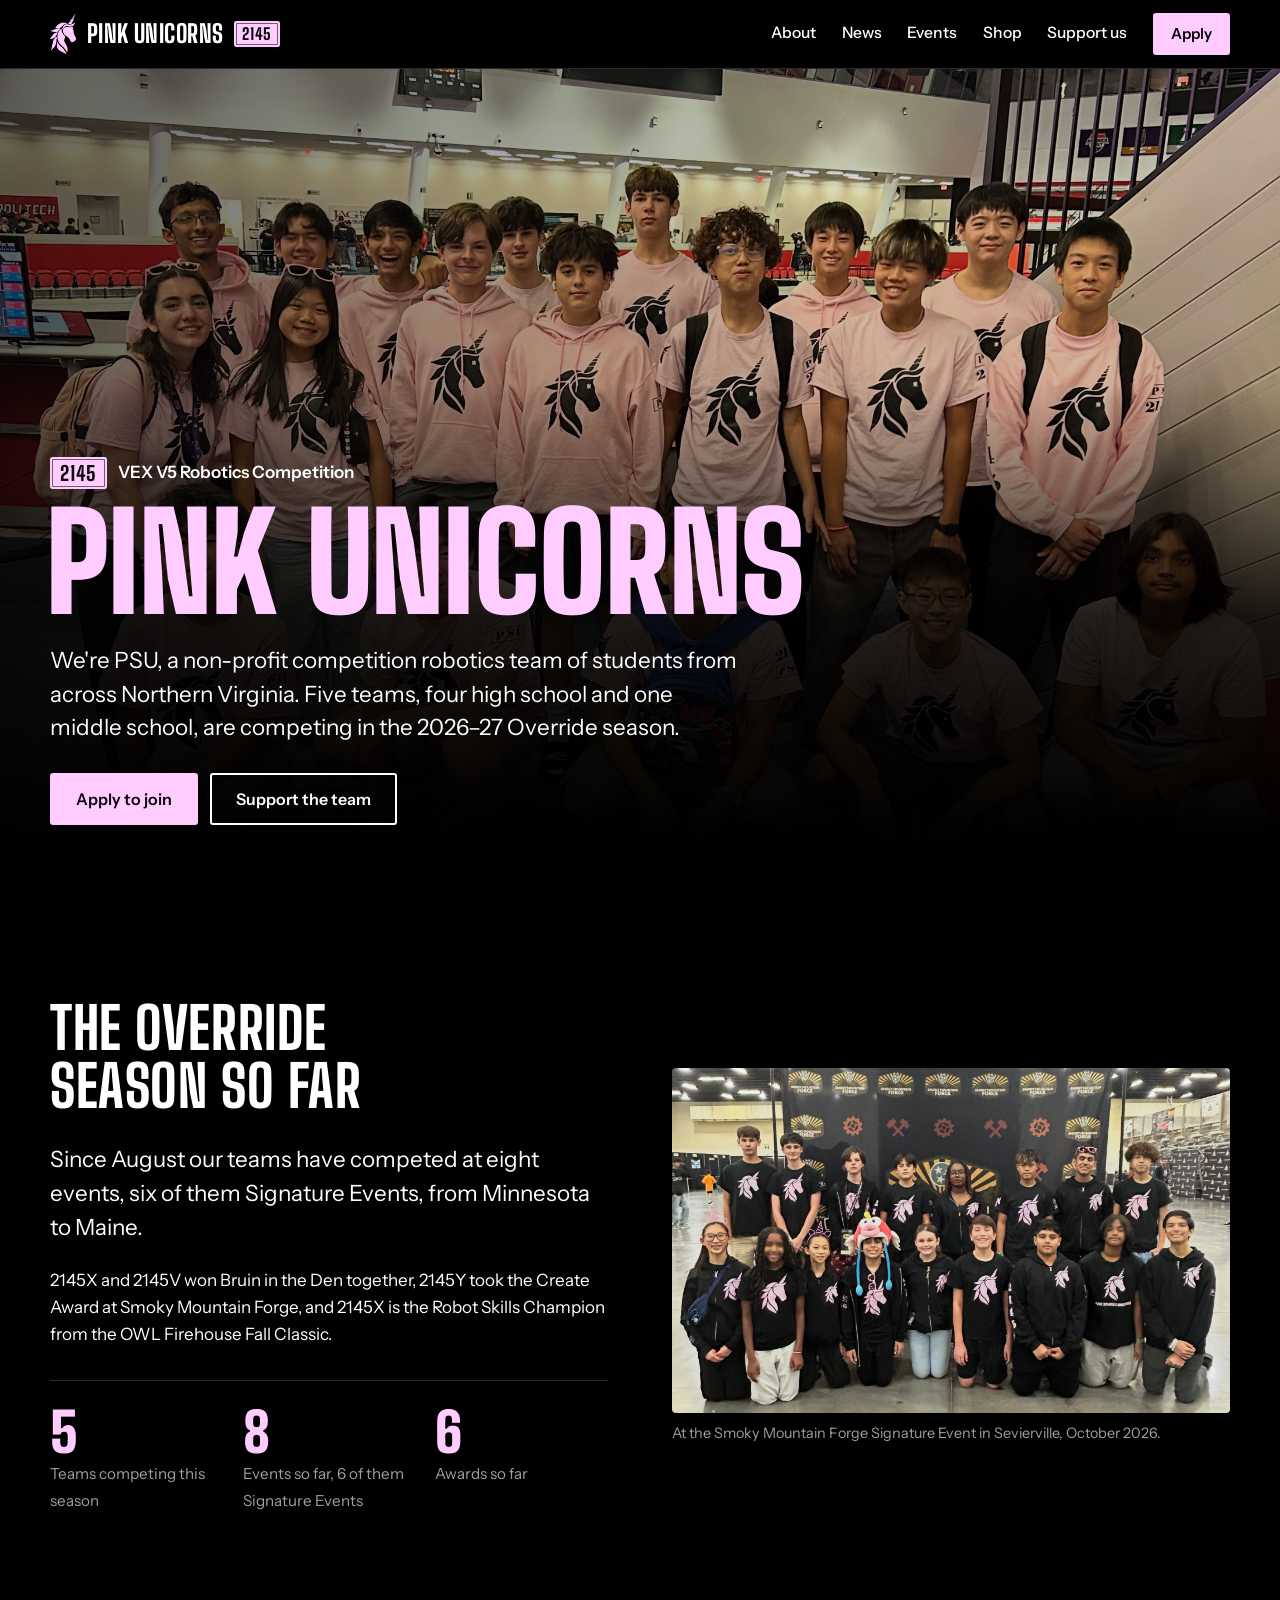
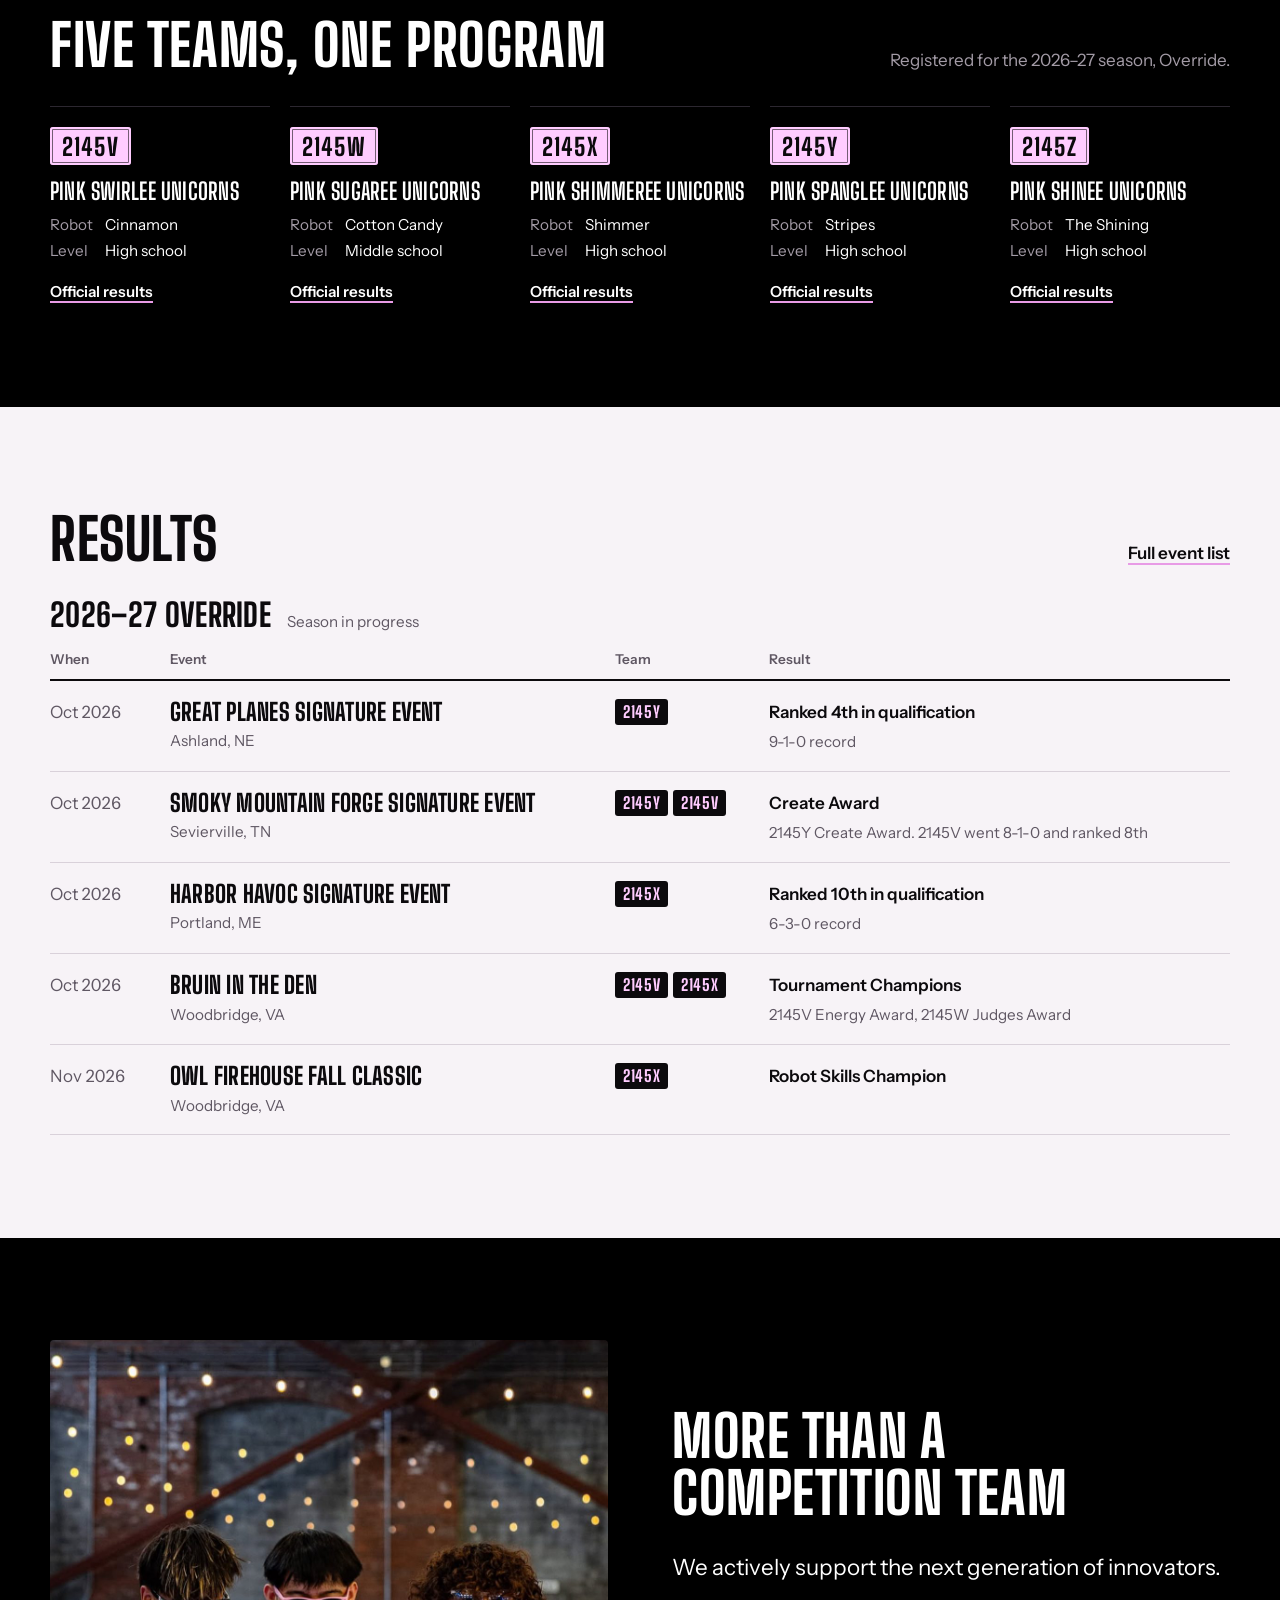
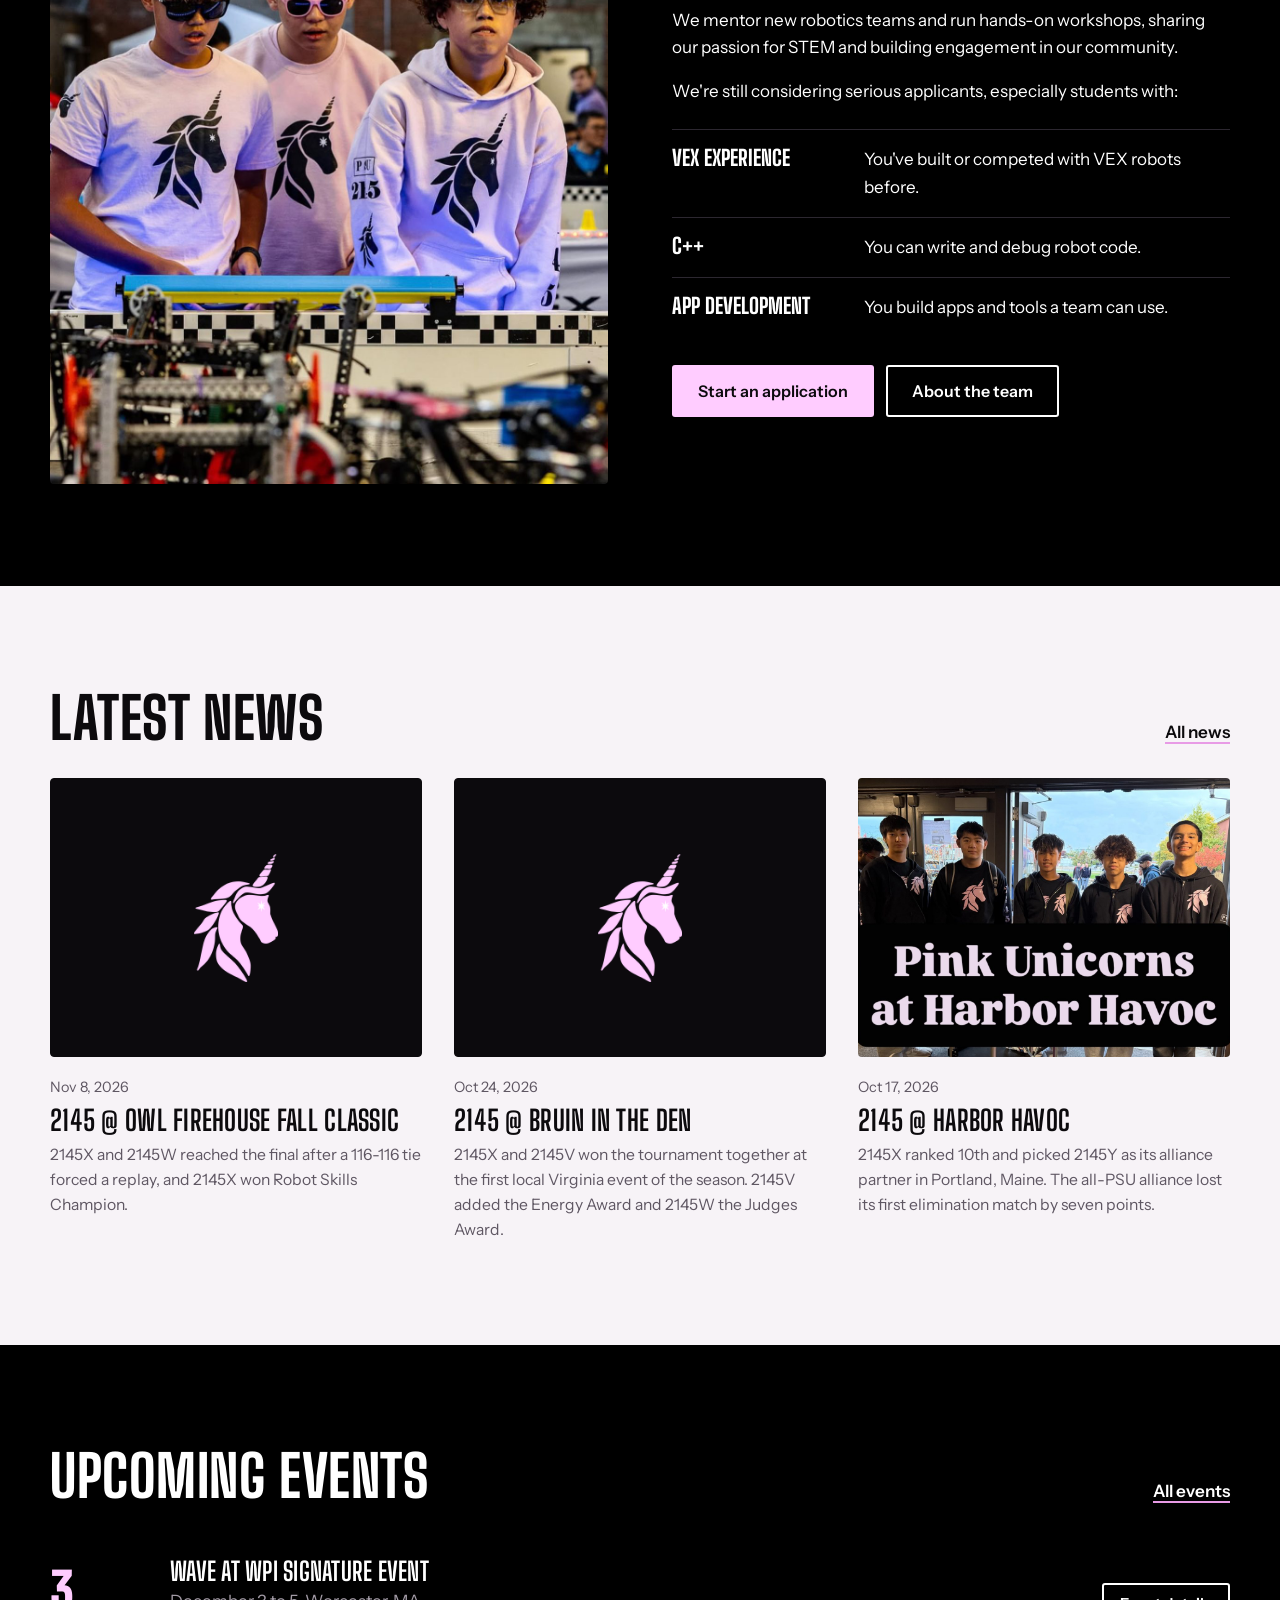
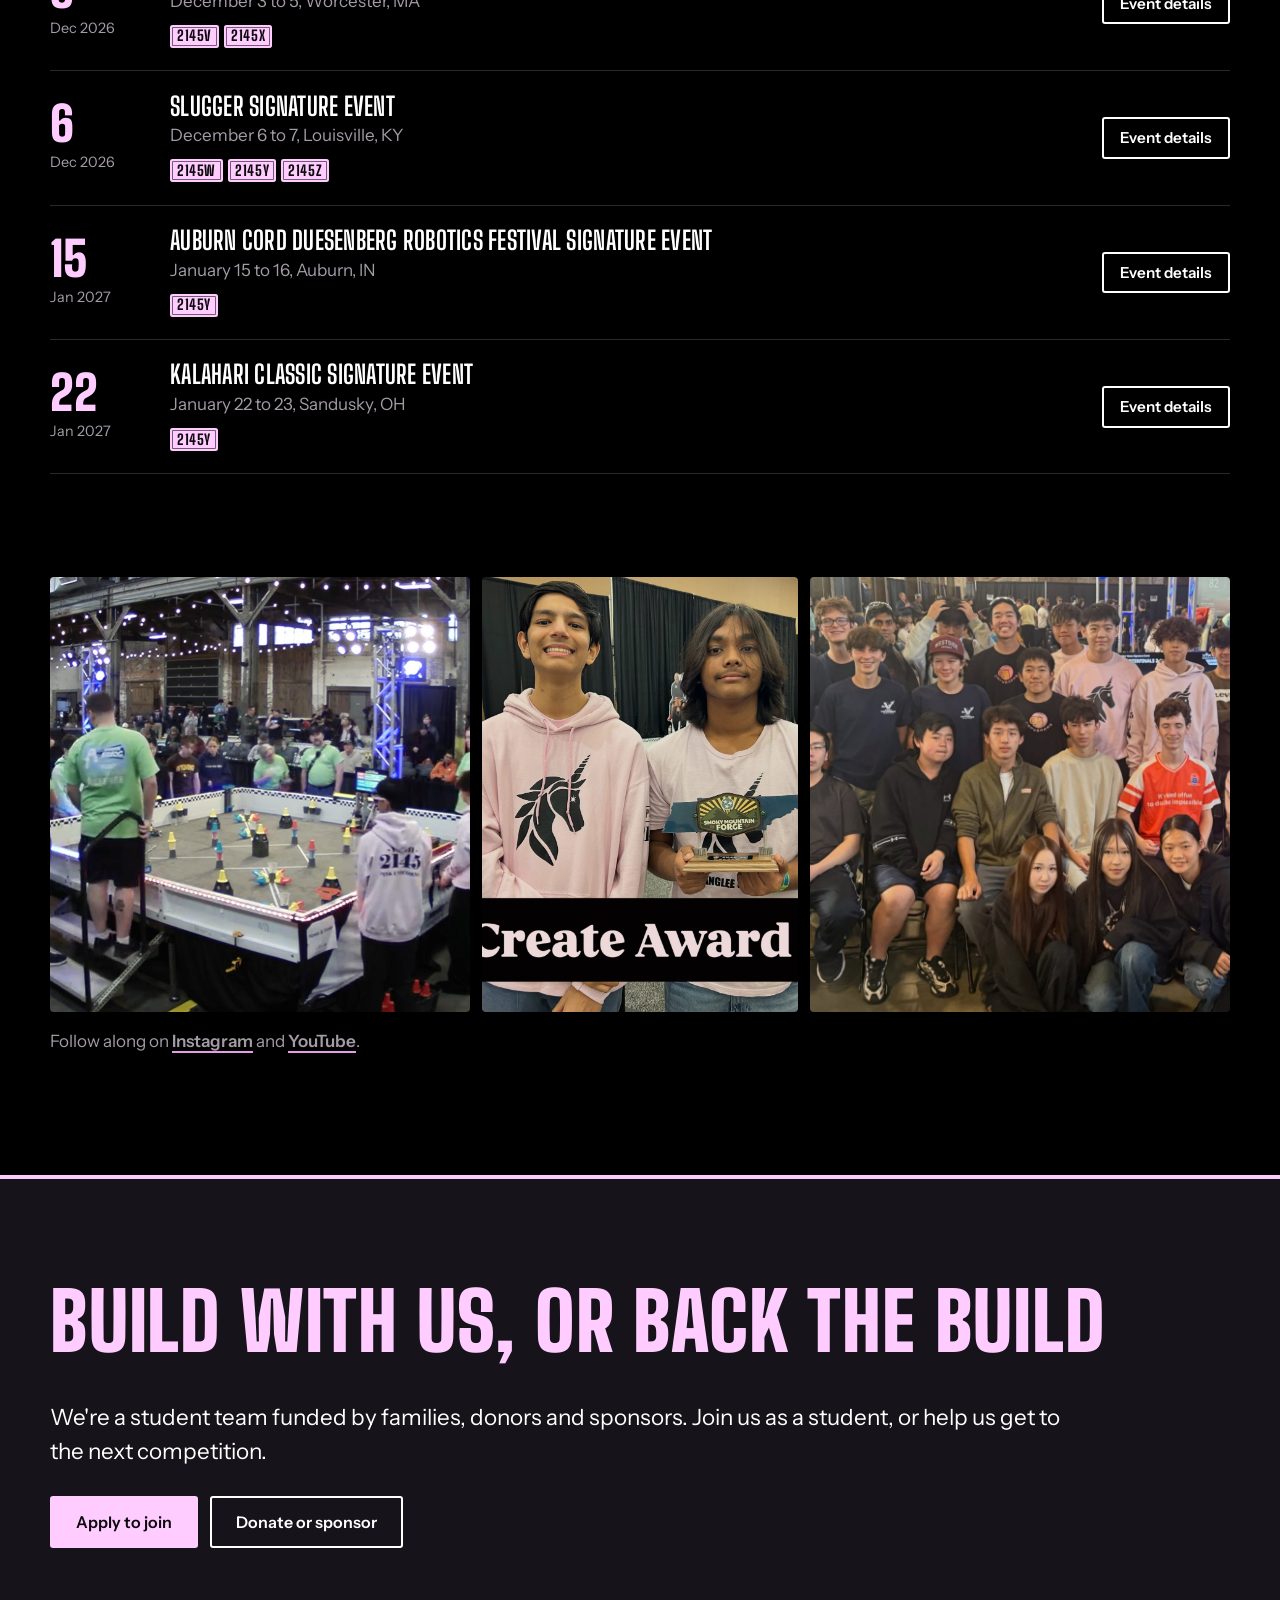
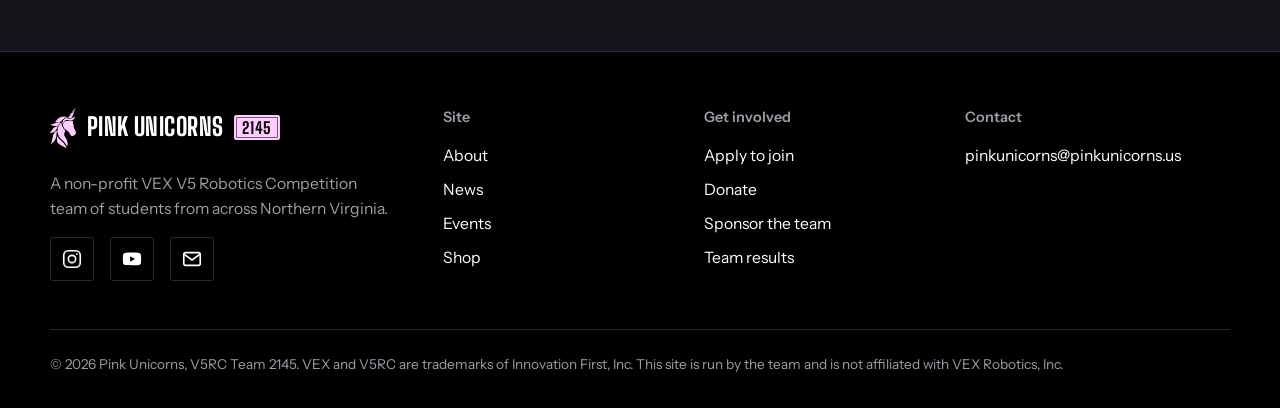
<file: index.html>
<!doctype html>
<html lang="en">
<head>
<meta charset="utf-8">
<meta name="viewport" content="width=device-width, initial-scale=1">
<title>Pink Unicorns 2145 | VEX V5 Robotics | Northern Virginia</title>
<meta name="description" content="Pink Unicorns (PSU) is V5RC team 2145, a non-profit VEX Robotics Competition team of students from across Northern Virginia.">
<meta property="og:title" content="Pink Unicorns 2145 | VEX V5 Robotics | Northern Virginia">
<meta property="og:description" content="Pink Unicorns (PSU) is V5RC team 2145, a non-profit VEX Robotics Competition team of students from across Northern Virginia.">
<meta property="og:image" content="assets/img/team-26-highlander.jpg">
<meta name="theme-color" content="#000000">
<link rel="icon" href="assets/img/favicon.png">
<link rel="preconnect" href="https://fonts.googleapis.com">
<link rel="preconnect" href="https://fonts.gstatic.com" crossorigin>
<link href="https://fonts.googleapis.com/css2?family=Big+Shoulders+Display:wght@700;800;900&family=Instrument+Sans:wght@400;500;600&display=swap" rel="stylesheet">
<link rel="stylesheet" href="css/style.css?v=6">
<script src="js/data.js?v=6"></script>
<script src="js/site.js?v=6"></script>
</head>
<body>
<psu-header></psu-header>
<main id="main">
<section class="hero">
  <img src="assets/img/team-26-highlander.jpg" alt="The Pink Unicorns teams in pink team shirts at the Highlander Summit" fetchpriority="high">
  <div class="wrap hero-inner">
    <p class="hero-tag"><span class="plate">2145</span> VEX V5 Robotics Competition</p>
    <h1>Pink Unicorns</h1>
    <p class="lede">We're PSU, a non-profit competition robotics team of students from across Northern Virginia. Five teams, four high school and one middle school, are competing in the 2026–27 Override season.</p>
    <div class="btn-row">
      <a class="btn btn-pink" href="apply.html">Apply to join</a>
      <a class="btn btn-ghost" href="support.html">Support the team</a>
    </div>
  </div>
</section>

<section class="section">
  <div class="wrap split">
    <div>
      <h2>The Override season so far</h2>
      <p class="lede">Since August our teams have competed at eight events, six of them Signature Events, from Minnesota to Maine.</p>
      <p>2145X and 2145V won Bruin in the Den together, 2145Y took the Create Award at Smoky Mountain Forge, and 2145X is the Robot Skills Champion from the OWL Firehouse Fall Classic.</p>
      <ul class="facts">
        <li><b>5</b><span>Teams competing this season</span></li>
        <li><b>8</b><span>Events so far, 6 of them Signature Events</span></li>
        <li><b>6</b><span>Awards so far</span></li>
      </ul>
    </div>
    <figure>
      <img src="assets/img/team-26-smoky.jpg" alt="The Pink Unicorns teams in black team shirts at the Smoky Mountain Forge Signature Event" loading="lazy">
      <figcaption>At the Smoky Mountain Forge Signature Event in Sevierville, October 2026.</figcaption>
    </figure>
  </div>
</section>

<section class="section" id="teams" style="padding-top:0">
  <div class="wrap">
    <div class="head-row"><h2>Five teams, one program</h2><p class="muted" style="margin:0">Registered for the 2026–27 season, Override.</p></div>
    <ul class="team-grid" data-render="teams"></ul>
  </div>
</section>

<section class="section paper">
  <div class="wrap">
    <div class="head-row"><h2>Results</h2><a class="text-link" href="events.html">Full event list</a></div>
    <div data-render="results"></div>
  </div>
</section>

<section class="section">
  <div class="wrap split">
    <figure>
      <img src="assets/img/team-26-drivers.jpg" alt="Three Pink Unicorns drivers in sunglasses at the edge of a competition field" loading="lazy">
    </figure>
    <div>
      <h2>More than a competition team</h2>
      <p class="lede">We actively support the next generation of innovators.</p>
      <p>We mentor new robotics teams and run hands-on workshops, sharing our passion for STEM and building engagement in our community.</p>
      <p>We're still considering serious applicants, especially students with:</p>
      <ul class="points">
        <li><b>VEX experience</b><span>You've built or competed with VEX robots before.</span></li>
        <li><b>C++</b><span>You can write and debug robot code.</span></li>
        <li><b>App development</b><span>You build apps and tools a team can use.</span></li>
      </ul>
      <div class="btn-row"><a class="btn btn-pink" href="apply.html">Start an application</a><a class="btn btn-ghost" href="about.html">About the team</a></div>
    </div>
  </div>
</section>

<section class="section paper">
  <div class="wrap">
    <div class="head-row"><h2>Latest news</h2><a class="text-link" href="news.html">All news</a></div>
    <div class="news-grid" data-render="news-latest"></div>
  </div>
</section>

<section class="section">
  <div class="wrap">
    <div class="head-row"><h2>Upcoming events</h2><a class="text-link" href="events.html">All events</a></div>
    <div data-render="events-upcoming" data-limit="4"></div>
  </div>
</section>

<section class="section" style="padding-top:0">
  <div class="wrap strip">
    <img src="assets/img/team-26-field.jpg" alt="A Pink Unicorns match under way at the Harbor Havoc Signature Event" loading="lazy">
    <img src="assets/img/news-26-smoky-create.jpg" alt="Two 2145Y members holding the Create Award trophy" loading="lazy">
    <img src="assets/img/team-26-harbor-group.jpg" alt="Pink Unicorns members with friends from other teams at Harbor Havoc" loading="lazy">
  </div>
  <div class="wrap"><p class="muted" style="margin-top:1rem">Follow along on <a class="text-link" data-link="instagram" target="_blank" rel="noopener" href="#">Instagram</a> and <a class="text-link" data-link="youtube" target="_blank" rel="noopener" href="#">YouTube</a>.</p></div>
</section>

<section class="section band">
  <div class="wrap">
    <h2>Build with us, or back the build</h2>
    <p class="lede">We're a student team funded by families, donors and sponsors. Join us as a student, or help us get to the next competition.</p>
    <div class="btn-row">
      <a class="btn btn-pink" href="apply.html">Apply to join</a>
      <a class="btn btn-ghost" href="support.html">Donate or sponsor</a>
    </div>
  </div>
</section>
</main>
<psu-footer></psu-footer>
</body>
</html>
</file>
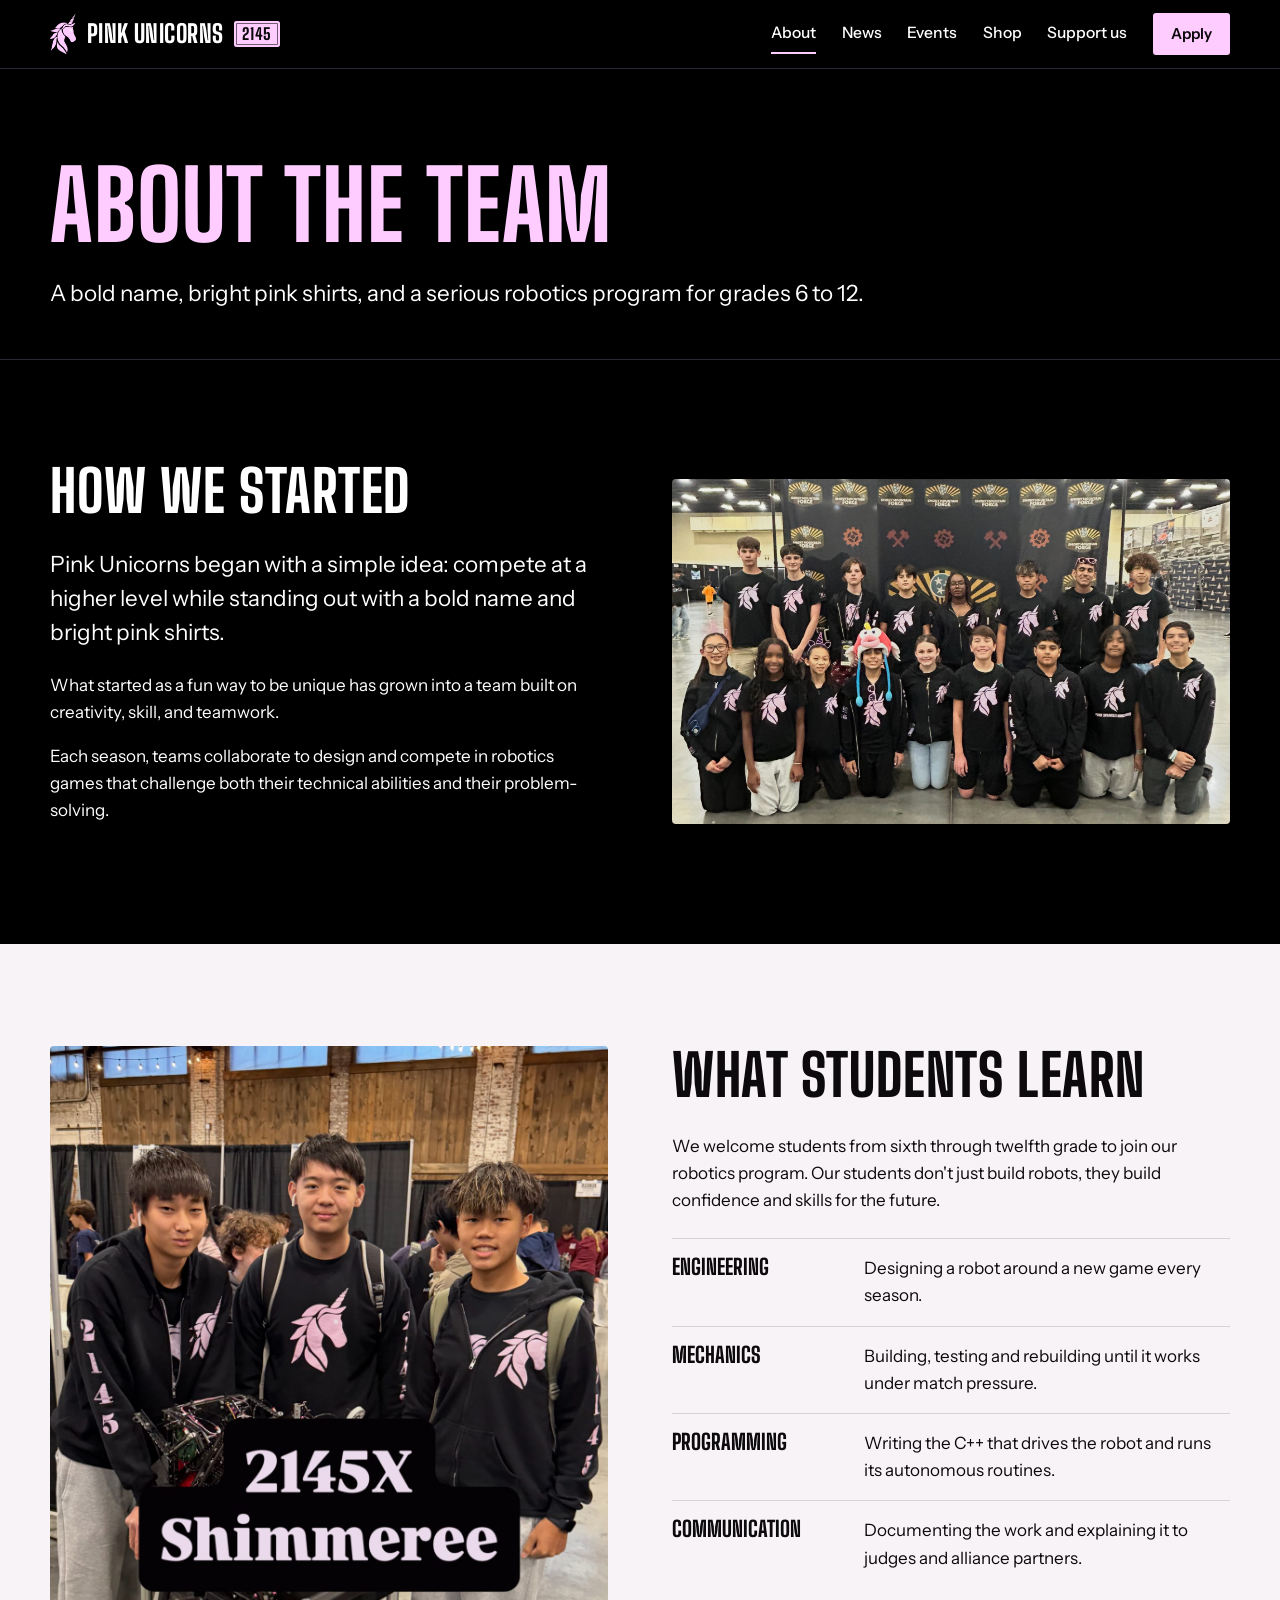
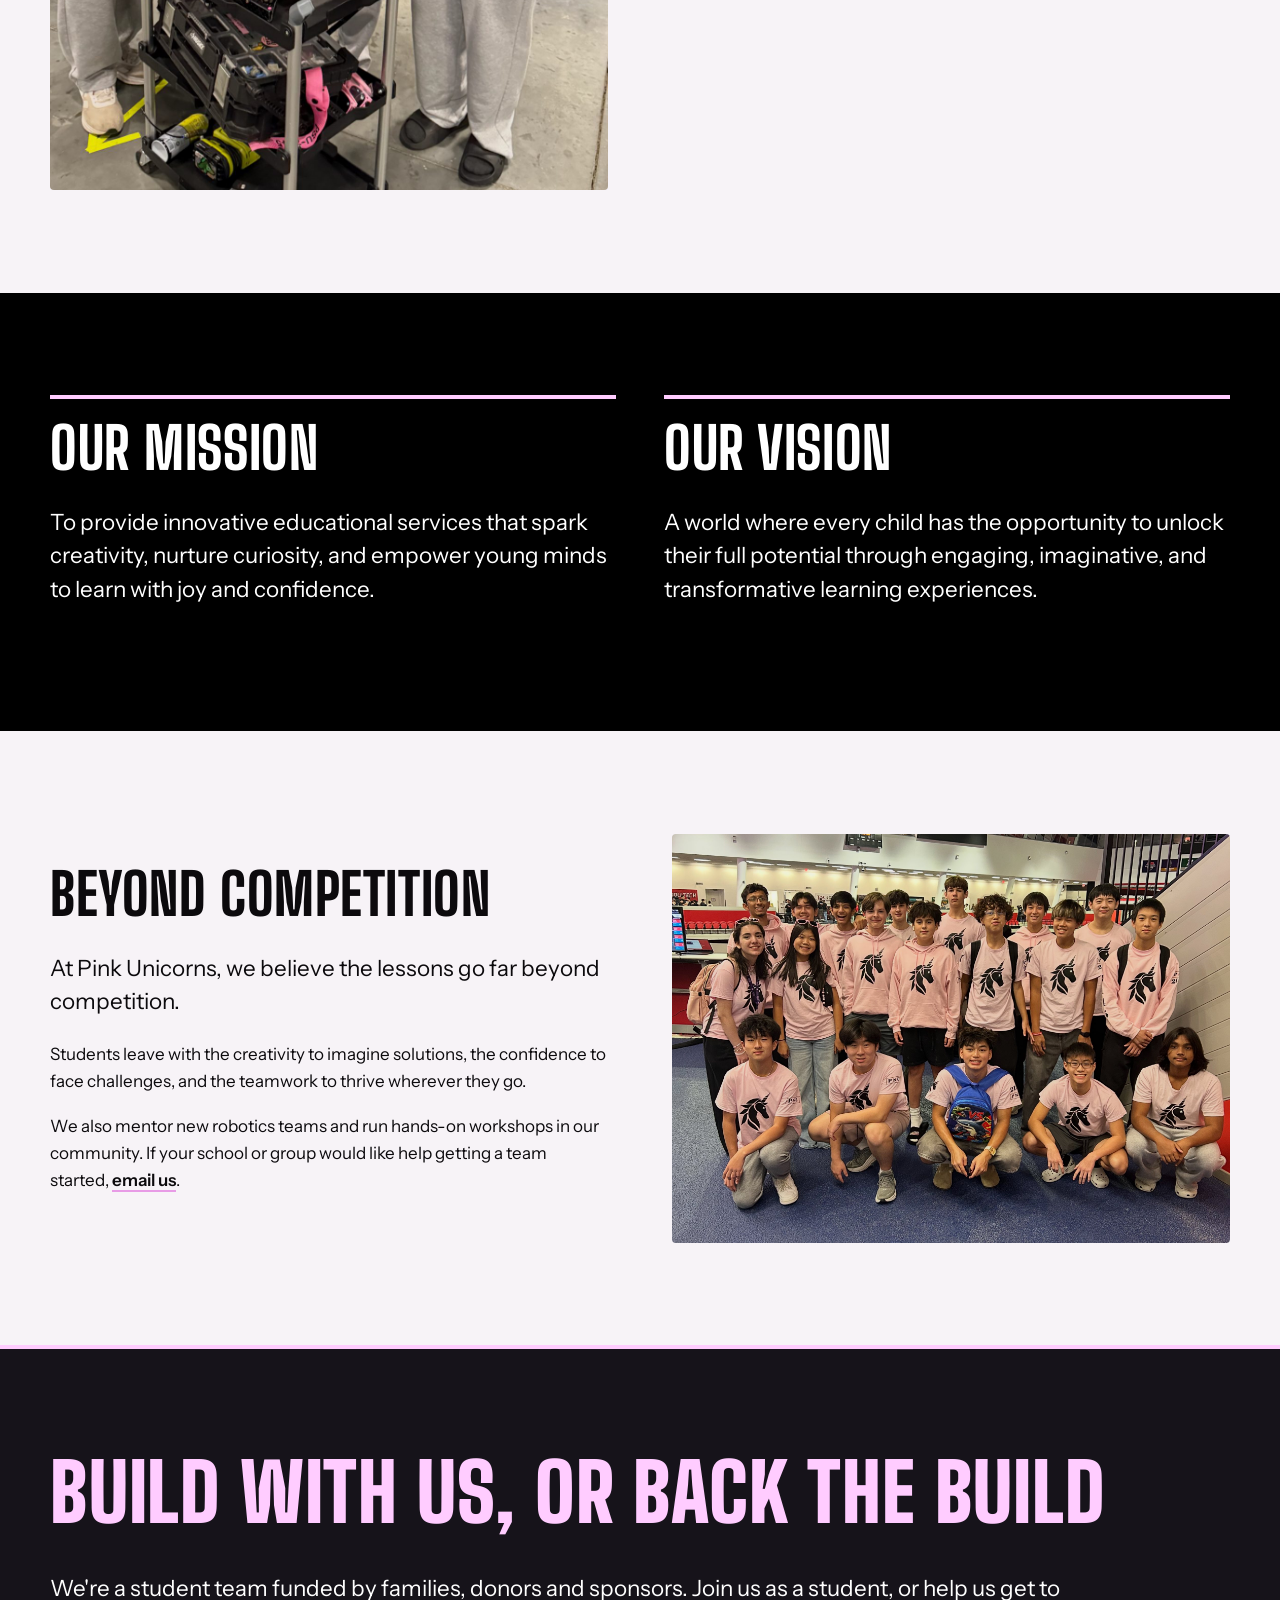
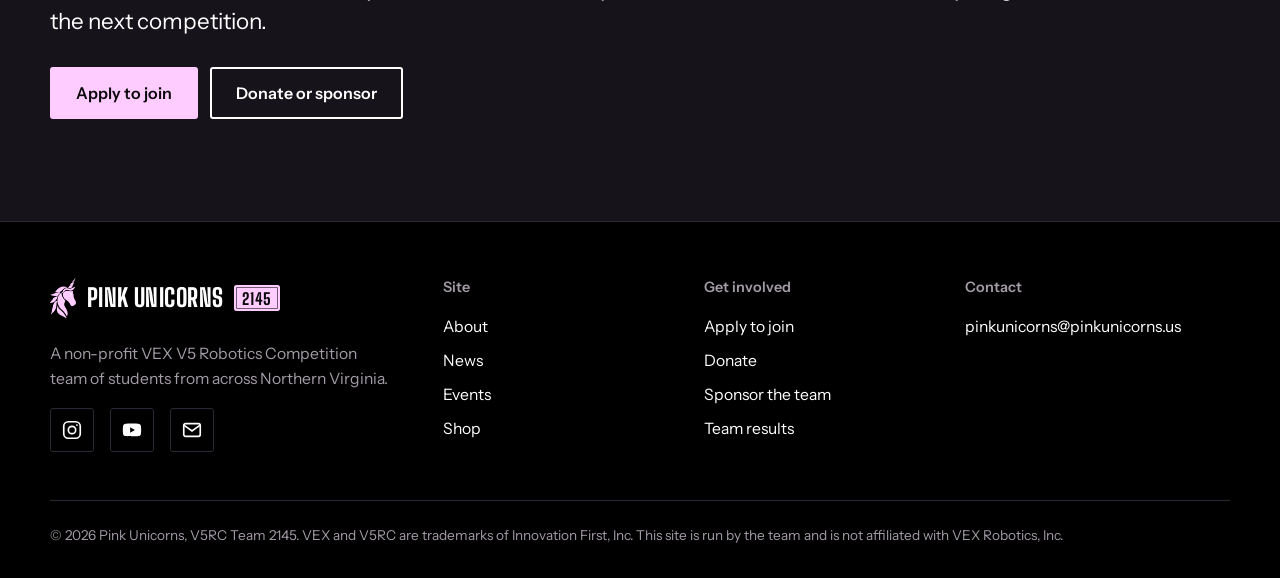
<file: about.html>
<!doctype html>
<html lang="en">
<head>
<meta charset="utf-8">
<meta name="viewport" content="width=device-width, initial-scale=1">
<title>About | Pink Unicorns 2145</title>
<meta name="description" content="How Pink Unicorns started, who can join, and what students learn on V5RC team 2145.">
<meta property="og:title" content="About | Pink Unicorns 2145">
<meta property="og:description" content="How Pink Unicorns started, who can join, and what students learn on V5RC team 2145.">
<meta property="og:image" content="assets/img/team-26-highlander.jpg">
<meta name="theme-color" content="#000000">
<link rel="icon" href="assets/img/favicon.png">
<link rel="preconnect" href="https://fonts.googleapis.com">
<link rel="preconnect" href="https://fonts.gstatic.com" crossorigin>
<link href="https://fonts.googleapis.com/css2?family=Big+Shoulders+Display:wght@700;800;900&family=Instrument+Sans:wght@400;500;600&display=swap" rel="stylesheet">
<link rel="stylesheet" href="css/style.css?v=6">
<script src="js/data.js?v=6"></script>
<script src="js/site.js?v=6"></script>
</head>
<body>
<psu-header></psu-header>
<main id="main">
<section class="page-hero"><div class="wrap">
  <h1>About the team</h1>
  <p class="lede">A bold name, bright pink shirts, and a serious robotics program for grades 6 to 12.</p>
</div></section>

<section class="section">
  <div class="wrap split">
    <div>
      <h2>How we started</h2>
      <p class="lede">Pink Unicorns began with a simple idea: compete at a higher level while standing out with a bold name and bright pink shirts.</p>
      <p>What started as a fun way to be unique has grown into a team built on creativity, skill, and teamwork.</p>
      <p>Each season, teams collaborate to design and compete in robotics games that challenge both their technical abilities and their problem-solving.</p>
    </div>
    <figure>
      <img src="assets/img/team-26-smoky.jpg" alt="The Pink Unicorns teams in black team shirts at Smoky Mountain Forge" loading="lazy">
    </figure>
  </div>
</section>

<section class="section paper">
  <div class="wrap split top">
    <figure>
      <img src="assets/img/news-26-harbor-x.jpg" alt="Three 2145X members with their robot on a cart" loading="lazy">
    </figure>
    <div>
      <h2>What students learn</h2>
      <p>We welcome students from sixth through twelfth grade to join our robotics program. Our students don't just build robots, they build confidence and skills for the future.</p>
      <ul class="points">
        <li><b>Engineering</b><span>Designing a robot around a new game every season.</span></li>
        <li><b>Mechanics</b><span>Building, testing and rebuilding until it works under match pressure.</span></li>
        <li><b>Programming</b><span>Writing the C++ that drives the robot and runs its autonomous routines.</span></li>
        <li><b>Communication</b><span>Documenting the work and explaining it to judges and alliance partners.</span></li>
      </ul>
    </div>
  </div>
</section>

<section class="section">
  <div class="wrap">
    <div class="pair">
      <div><h2>Our mission</h2><p class="lede">To provide innovative educational services that spark creativity, nurture curiosity, and empower young minds to learn with joy and confidence.</p></div>
      <div><h2>Our vision</h2><p class="lede">A world where every child has the opportunity to unlock their full potential through engaging, imaginative, and transformative learning experiences.</p></div>
    </div>
  </div>
</section>

<section class="section paper">
  <div class="wrap split">
    <div>
      <h2>Beyond competition</h2>
      <p class="lede">At Pink Unicorns, we believe the lessons go far beyond competition.</p>
      <p>Students leave with the creativity to imagine solutions, the confidence to face challenges, and the teamwork to thrive wherever they go.</p>
      <p>We also mentor new robotics teams and run hands-on workshops in our community. If your school or group would like help getting a team started, <a class="text-link" data-link="email" href="#">email us</a>.</p>
    </div>
    <figure>
      <img src="assets/img/team-26-highlander.jpg" alt="The Pink Unicorns teams in pink team shirts at the Highlander Summit" loading="lazy">
    </figure>
  </div>
</section>

<section class="section band">
  <div class="wrap">
    <h2>Build with us, or back the build</h2>
    <p class="lede">We're a student team funded by families, donors and sponsors. Join us as a student, or help us get to the next competition.</p>
    <div class="btn-row">
      <a class="btn btn-pink" href="apply.html">Apply to join</a>
      <a class="btn btn-ghost" href="support.html">Donate or sponsor</a>
    </div>
  </div>
</section>
</main>
<psu-footer></psu-footer>
</body>
</html>
</file>
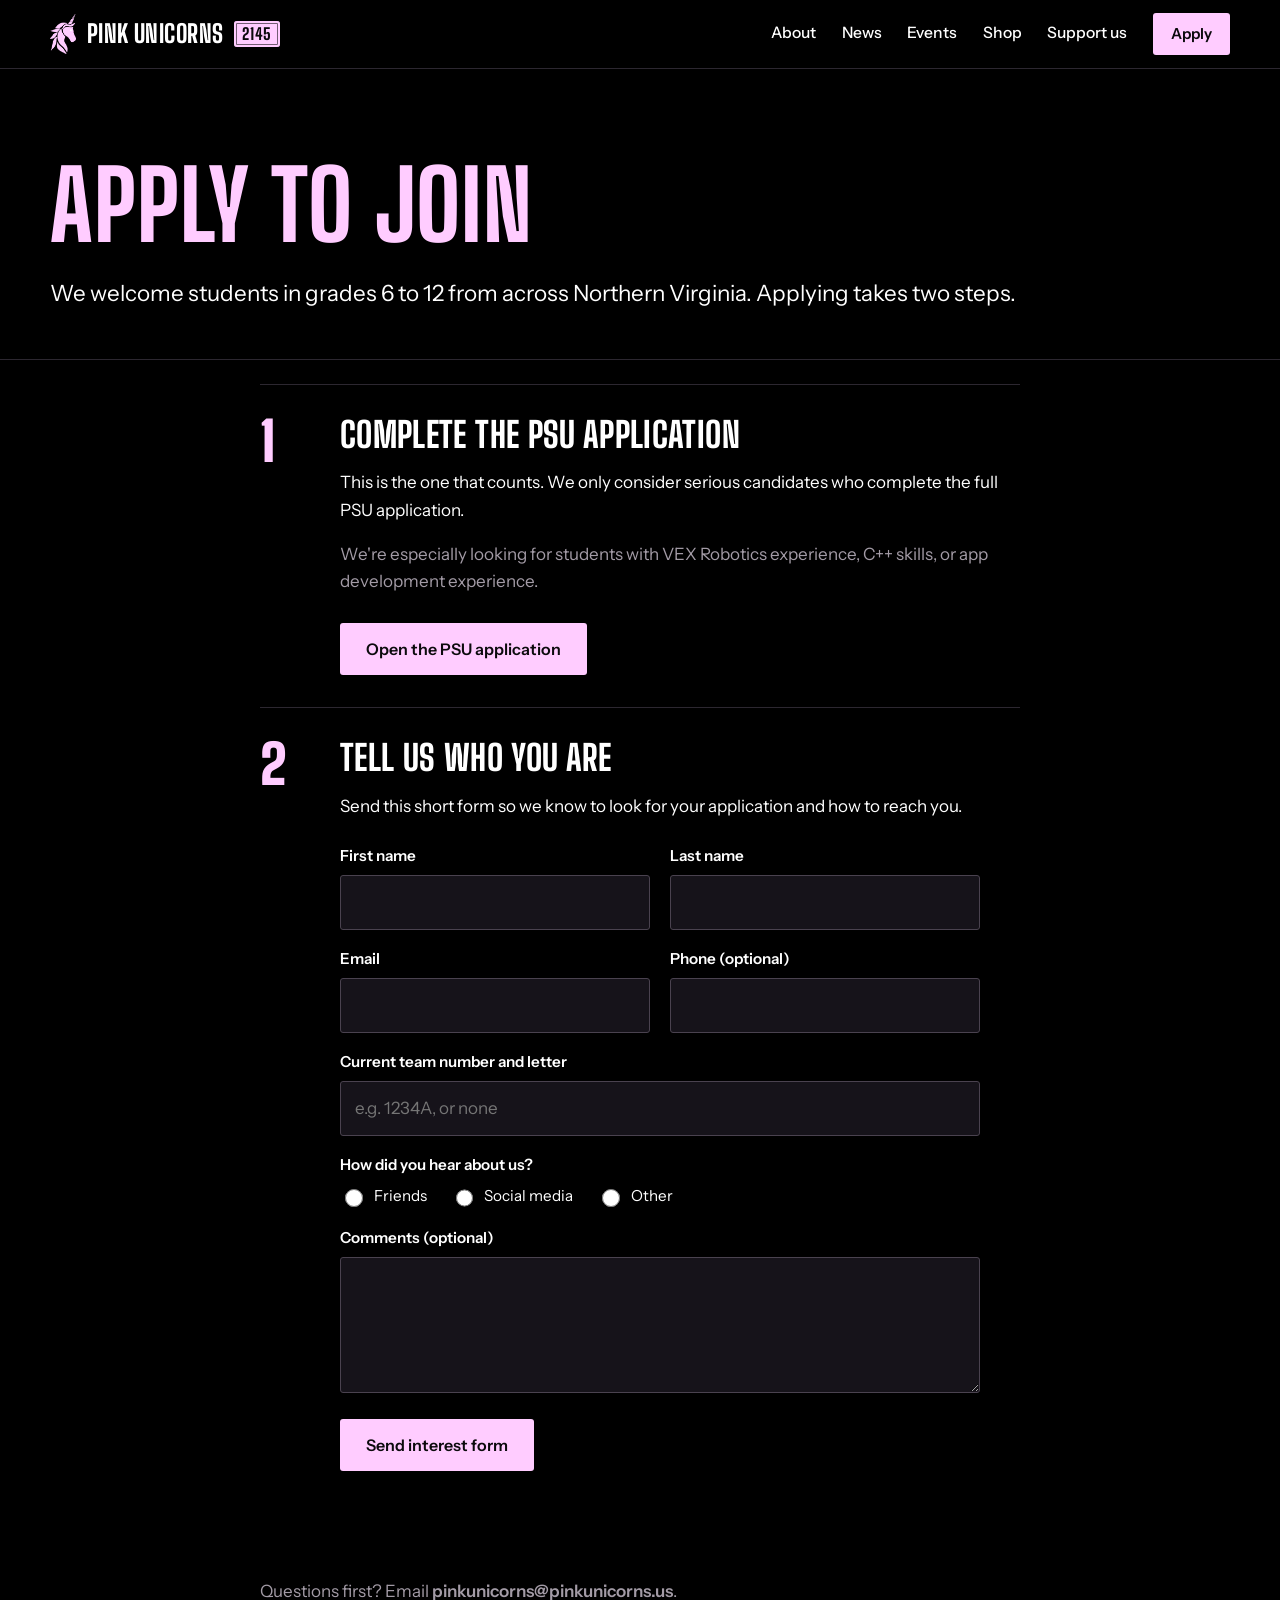
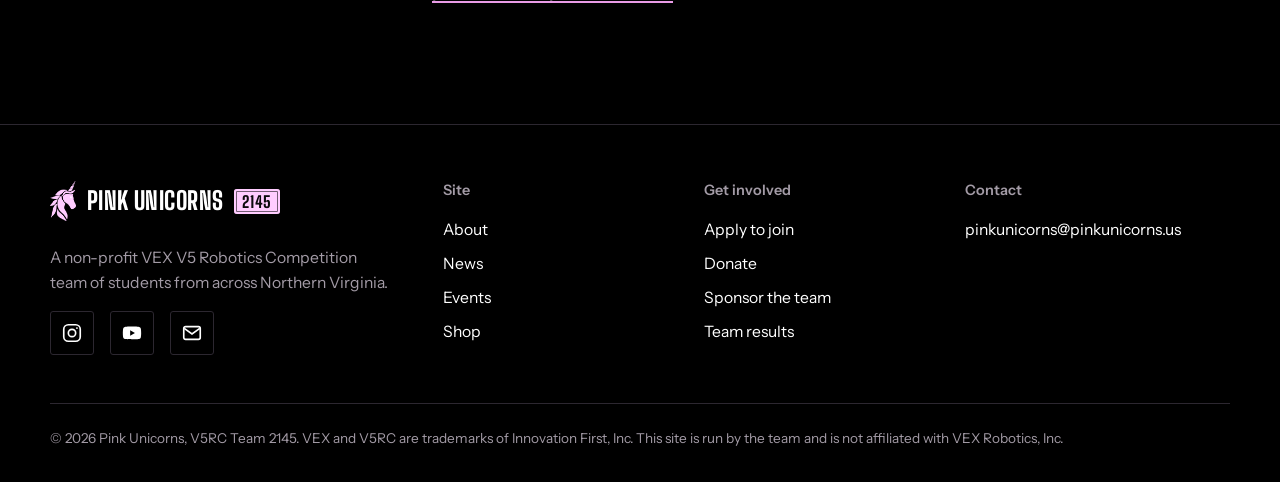
<file: apply.html>
<!doctype html>
<html lang="en">
<head>
<meta charset="utf-8">
<meta name="viewport" content="width=device-width, initial-scale=1">
<title>Apply | Pink Unicorns 2145</title>
<meta name="description" content="Apply to join Pink Unicorns, V5RC team 2145, in Northern Virginia.">
<meta property="og:title" content="Apply | Pink Unicorns 2145">
<meta property="og:description" content="Apply to join Pink Unicorns, V5RC team 2145, in Northern Virginia.">
<meta property="og:image" content="assets/img/team-26-highlander.jpg">
<meta name="theme-color" content="#000000">
<link rel="icon" href="assets/img/favicon.png">
<link rel="preconnect" href="https://fonts.googleapis.com">
<link rel="preconnect" href="https://fonts.gstatic.com" crossorigin>
<link href="https://fonts.googleapis.com/css2?family=Big+Shoulders+Display:wght@700;800;900&family=Instrument+Sans:wght@400;500;600&display=swap" rel="stylesheet">
<link rel="stylesheet" href="css/style.css?v=6">
<script src="js/data.js?v=6"></script>
<script src="js/site.js?v=6"></script>
</head>
<body>
<psu-header></psu-header>
<main id="main">
<section class="page-hero"><div class="wrap">
  <h1>Apply to join</h1>
  <p class="lede">We welcome students in grades 6 to 12 from across Northern Virginia. Applying takes two steps.</p>
</div></section>
<section class="section" style="padding-top:1.5rem"><div class="wrap narrow">
  <ol class="steps">
    <li><div>
      <h2>Complete the PSU application</h2>
      <p>This is the one that counts. We only consider serious candidates who complete the full PSU application.</p>
      <p class="muted">We're especially looking for students with VEX Robotics experience, C++ skills, or app development experience.</p>
      <div class="btn-row"><a class="btn btn-pink" data-link="apply" target="_blank" rel="noopener" href="#">Open the PSU application</a></div>
    </div></li>
    <li><div>
      <h2>Tell us who you are</h2>
      <p>Send this short form so we know to look for your application and how to reach you.</p>
      <form data-form="interest">
        <div><label for="fn">First name</label><input id="fn" name="First name" type="text" autocomplete="given-name" required></div>
        <div><label for="ln">Last name</label><input id="ln" name="Last name" type="text" autocomplete="family-name" required></div>
        <div><label for="em">Email</label><input id="em" name="Email" type="email" autocomplete="email" required></div>
        <div><label for="ph">Phone (optional)</label><input id="ph" name="Phone" type="tel" autocomplete="tel"></div>
        <div class="full"><label for="tm">Current team number and letter</label><input id="tm" name="Current team" type="text" placeholder="e.g. 1234A, or none" required></div>
        <fieldset class="full"><legend>How did you hear about us?</legend>
          <div class="radios">
            <label><input type="radio" name="Heard from" value="Friends"> Friends</label>
            <label><input type="radio" name="Heard from" value="Social media"> Social media</label>
            <label><input type="radio" name="Heard from" value="Other"> Other</label>
          </div>
        </fieldset>
        <div class="full"><label for="cm">Comments (optional)</label><textarea id="cm" name="Comments" rows="4"></textarea></div>
        <div class="hp" aria-hidden="true"><label>Leave this empty<input name="website" type="text" tabindex="-1" autocomplete="off"></label></div>
        <div class="full"><button class="btn btn-pink" type="submit">Send interest form</button></div>
        <p class="full form-status" data-status role="status"></p>
      </form>
    </div></li>
  </ol>
  <p class="muted" style="margin-top:2rem">Questions first? Email <a class="text-link" data-link="email" href="#">pinkunicorns@pinkunicorns.us</a>.</p>
</div></section>
</main>
<psu-footer></psu-footer>
</body>
</html>
</file>
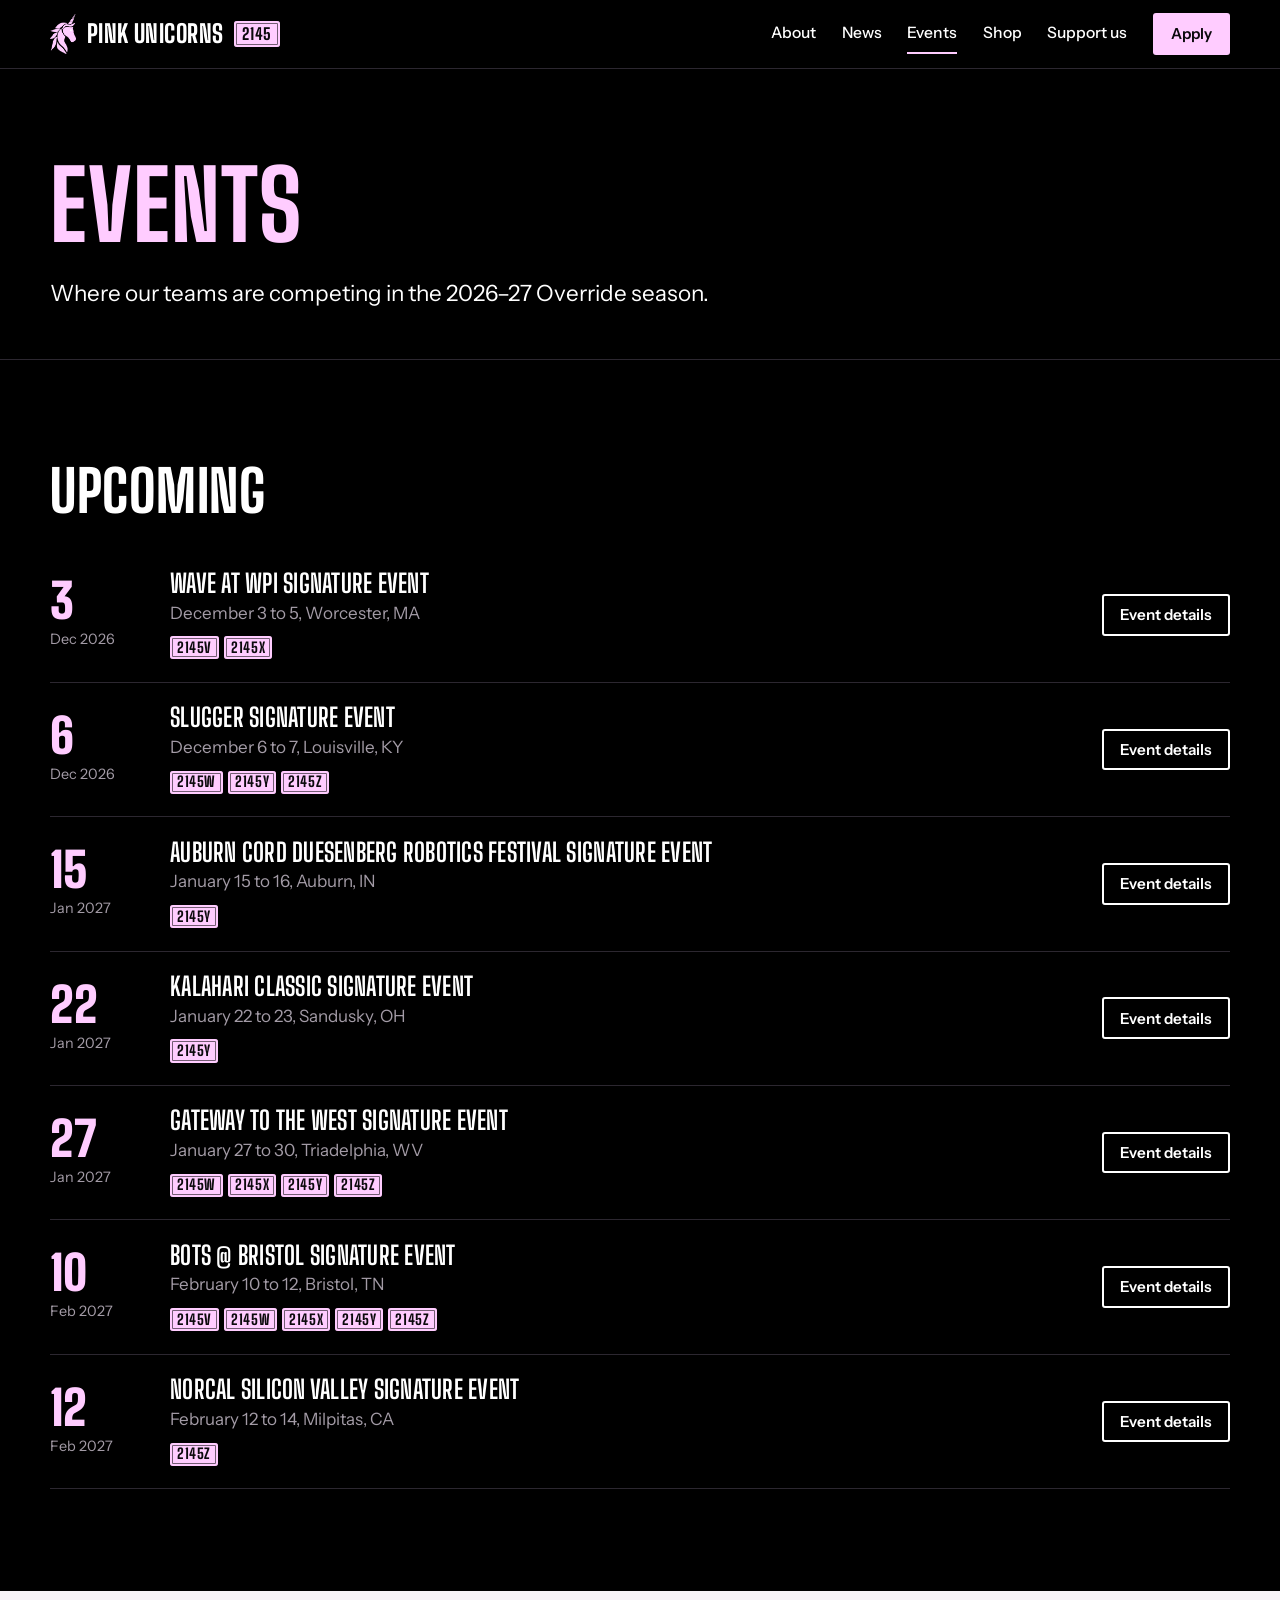
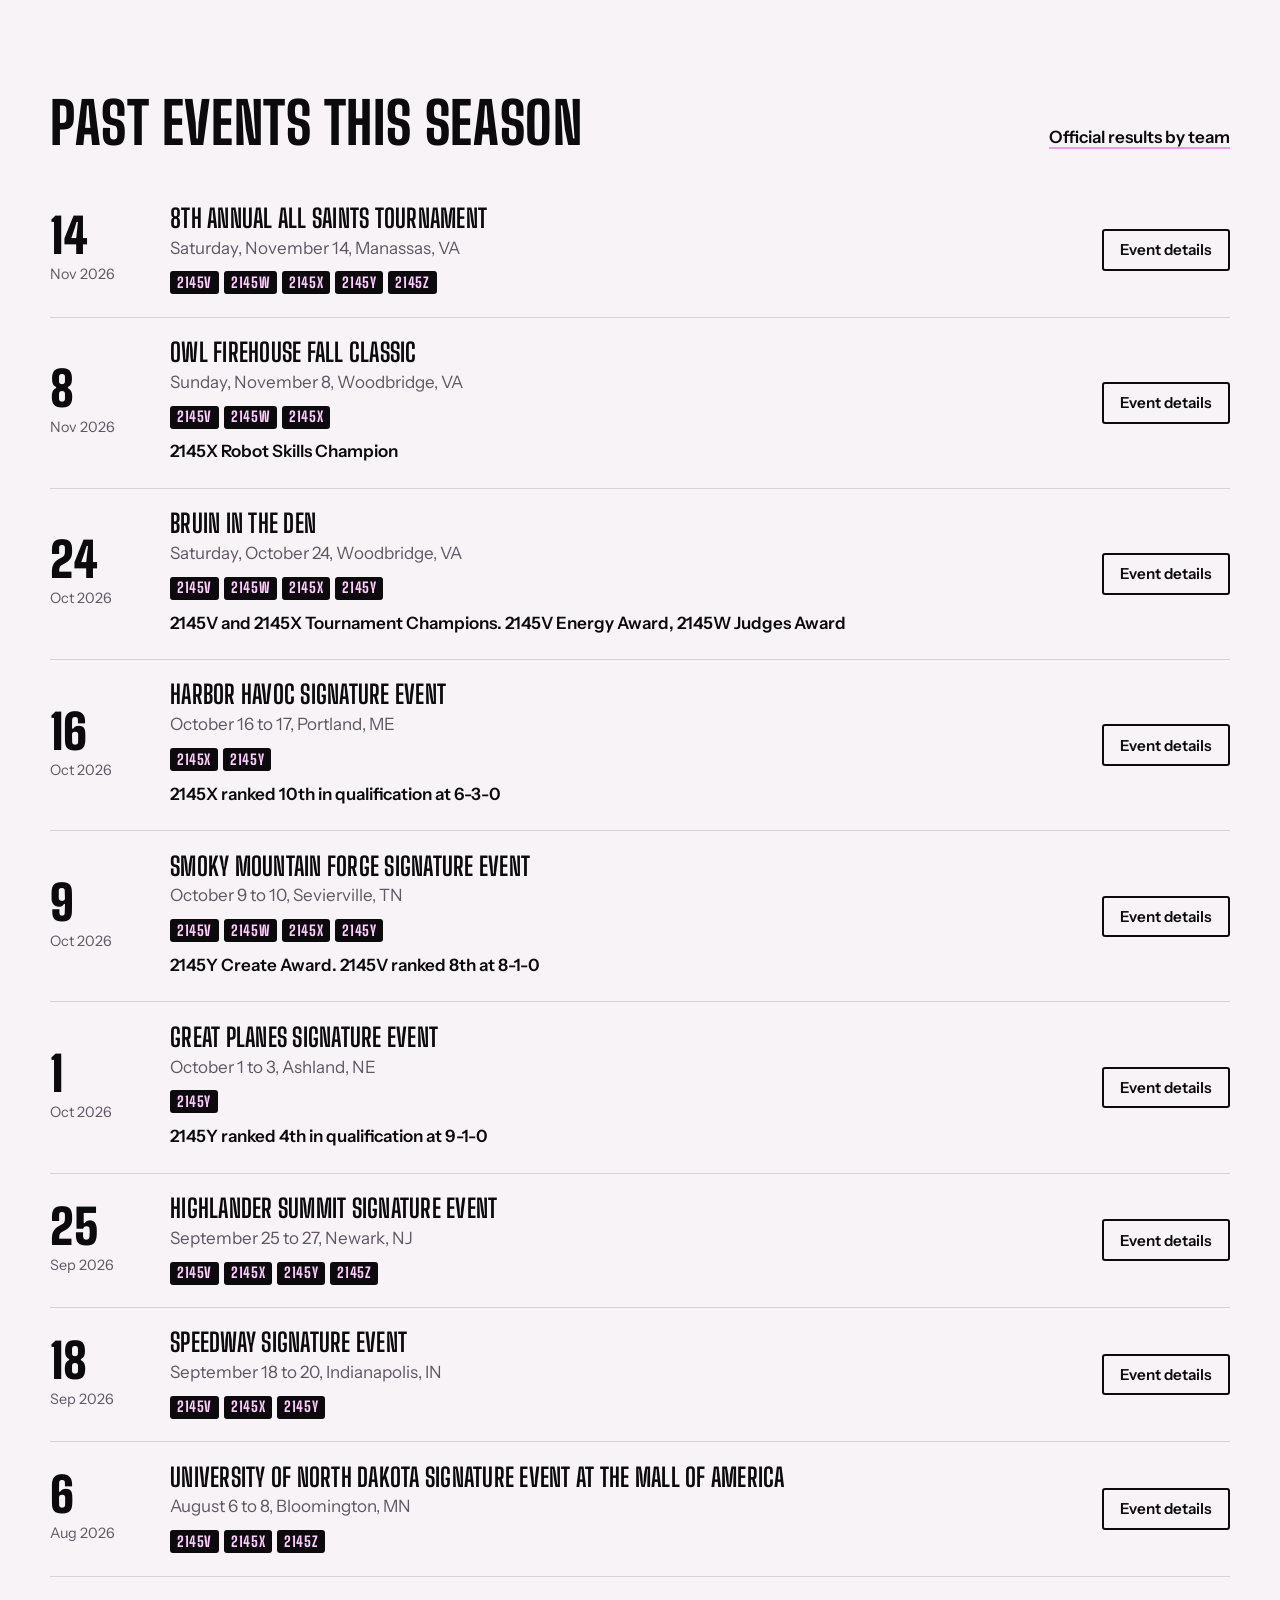
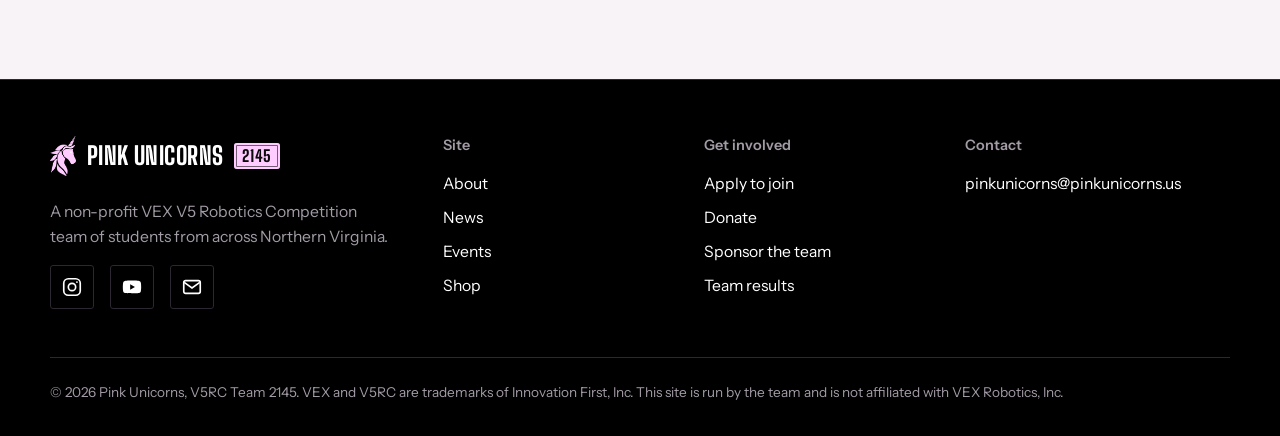
<file: events.html>
<!doctype html>
<html lang="en">
<head>
<meta charset="utf-8">
<meta name="viewport" content="width=device-width, initial-scale=1">
<title>Events | Pink Unicorns 2145</title>
<meta name="description" content="Upcoming and past competitions for V5RC team 2145, Pink Unicorns.">
<meta property="og:title" content="Events | Pink Unicorns 2145">
<meta property="og:description" content="Upcoming and past competitions for V5RC team 2145, Pink Unicorns.">
<meta property="og:image" content="assets/img/team-26-highlander.jpg">
<meta name="theme-color" content="#000000">
<link rel="icon" href="assets/img/favicon.png">
<link rel="preconnect" href="https://fonts.googleapis.com">
<link rel="preconnect" href="https://fonts.gstatic.com" crossorigin>
<link href="https://fonts.googleapis.com/css2?family=Big+Shoulders+Display:wght@700;800;900&family=Instrument+Sans:wght@400;500;600&display=swap" rel="stylesheet">
<link rel="stylesheet" href="css/style.css?v=6">
<script src="js/data.js?v=6"></script>
<script src="js/site.js?v=6"></script>
</head>
<body>
<psu-header></psu-header>
<main id="main">
<section class="page-hero"><div class="wrap">
  <h1>Events</h1>
  <p class="lede">Where our teams are competing in the 2026–27 Override season.</p>
</div></section>
<section class="section"><div class="wrap">
  <h2>Upcoming</h2>
  <div data-render="events-upcoming"></div>
</div></section>
<section class="section paper"><div class="wrap">
  <div class="head-row"><h2>Past events this season</h2><a class="text-link" href="index.html#teams">Official results by team</a></div>
  <div data-render="events-past"></div>
</div></section>
</main>
<psu-footer></psu-footer>
</body>
</html>
</file>
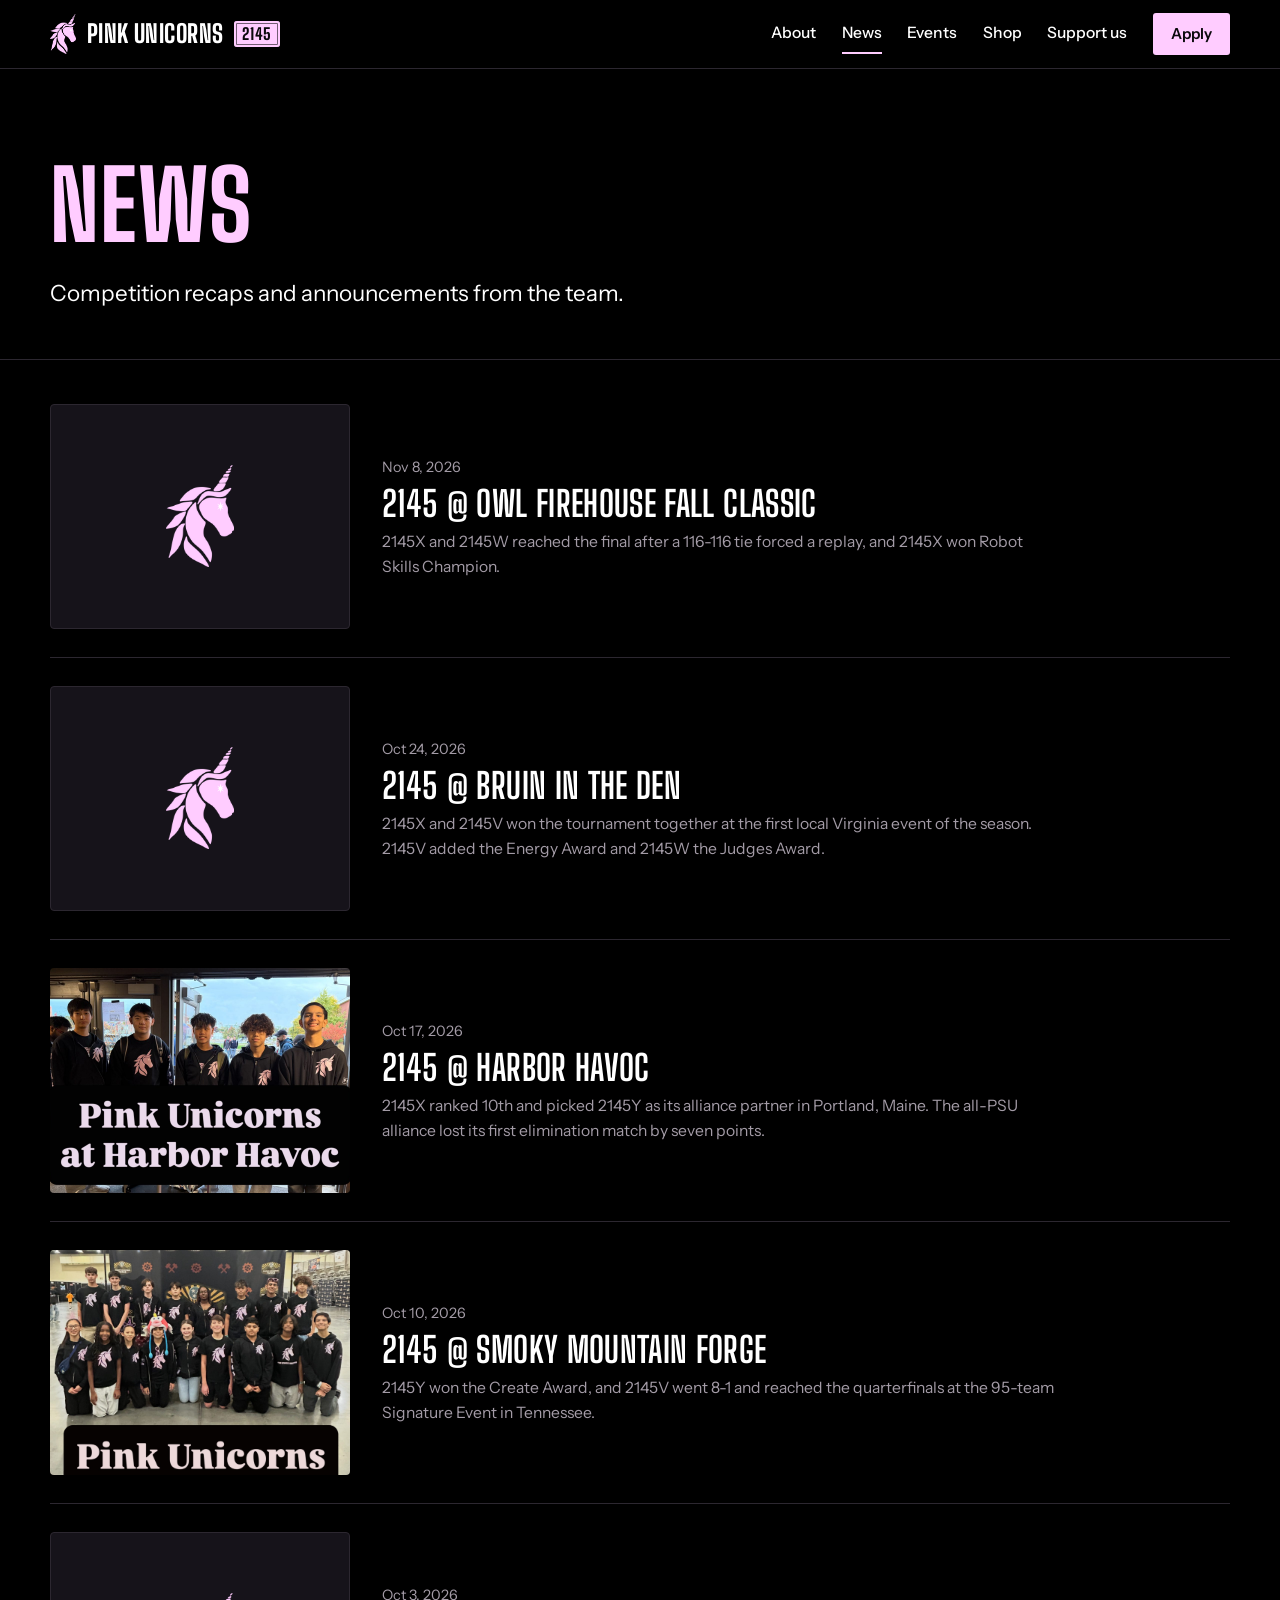
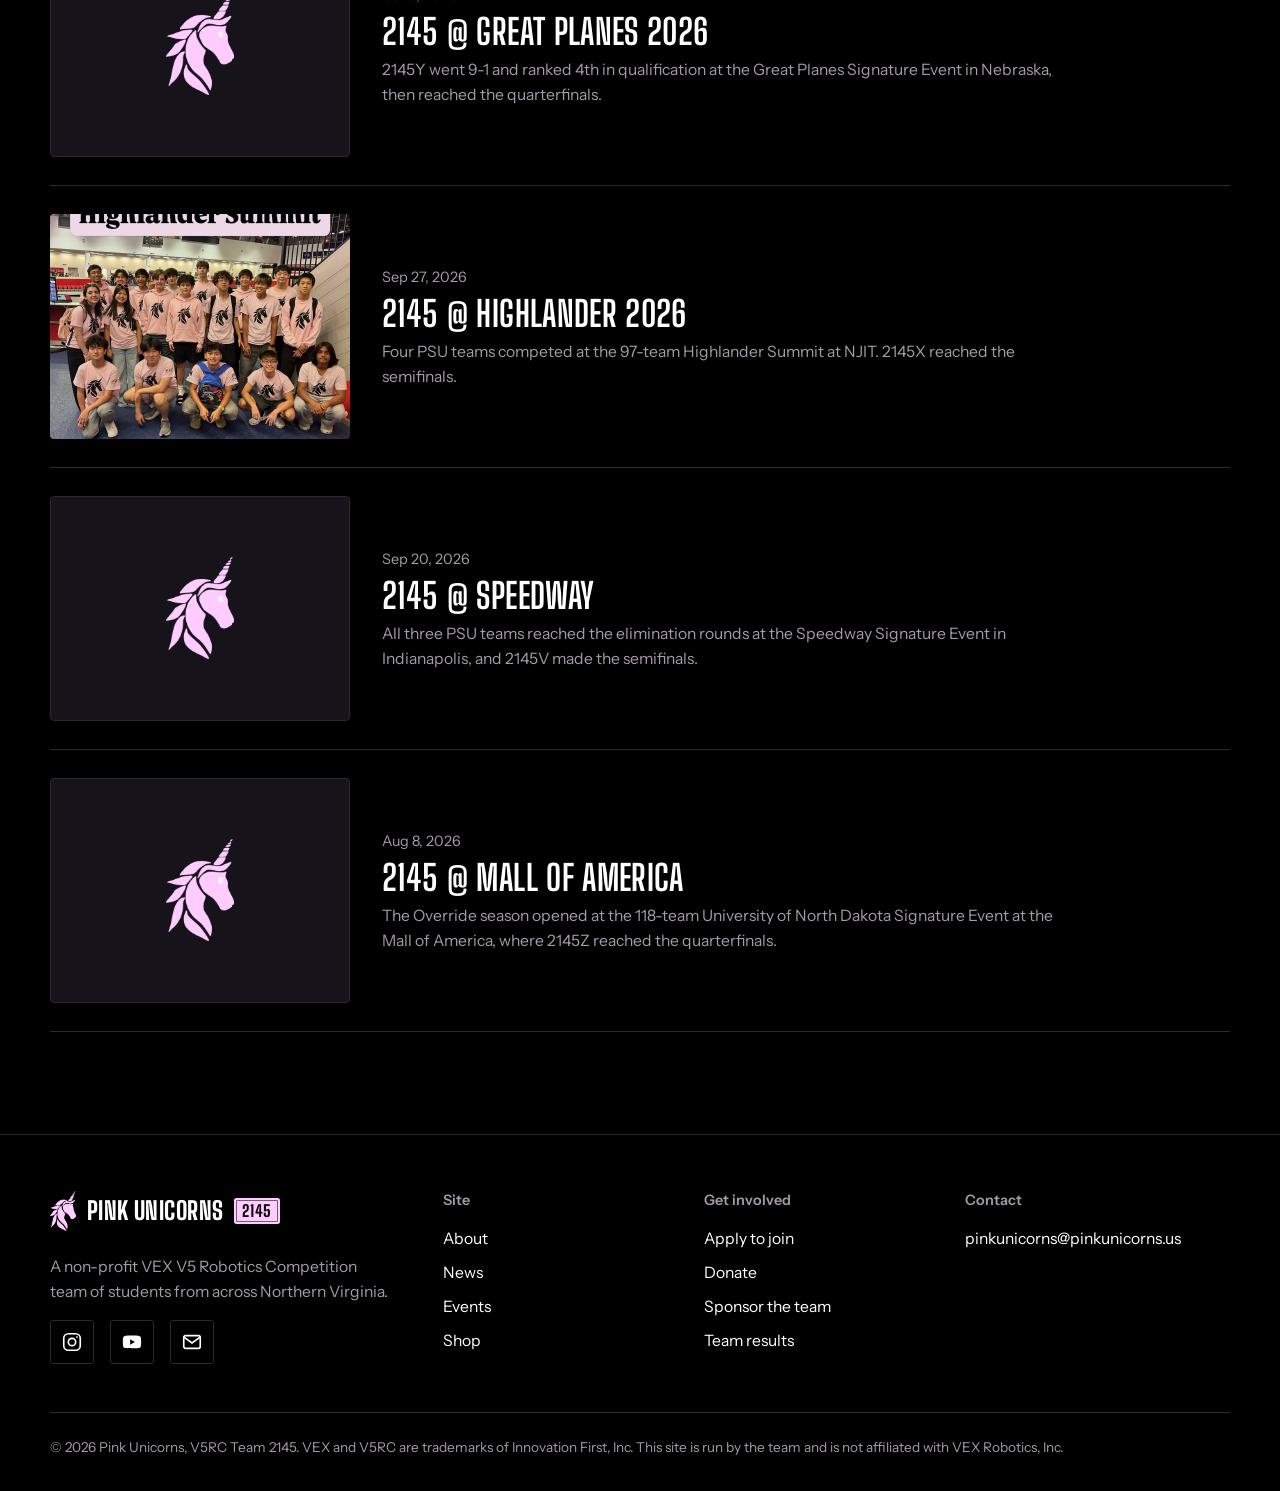
<file: news.html>
<!doctype html>
<html lang="en">
<head>
<meta charset="utf-8">
<meta name="viewport" content="width=device-width, initial-scale=1">
<title>News | Pink Unicorns 2145</title>
<meta name="description" content="Competition recaps and announcements from V5RC team 2145, Pink Unicorns.">
<meta property="og:title" content="News | Pink Unicorns 2145">
<meta property="og:description" content="Competition recaps and announcements from V5RC team 2145, Pink Unicorns.">
<meta property="og:image" content="assets/img/team-26-highlander.jpg">
<meta name="theme-color" content="#000000">
<link rel="icon" href="assets/img/favicon.png">
<link rel="preconnect" href="https://fonts.googleapis.com">
<link rel="preconnect" href="https://fonts.gstatic.com" crossorigin>
<link href="https://fonts.googleapis.com/css2?family=Big+Shoulders+Display:wght@700;800;900&family=Instrument+Sans:wght@400;500;600&display=swap" rel="stylesheet">
<link rel="stylesheet" href="css/style.css?v=6">
<script src="js/data.js?v=6"></script>
<script src="js/site.js?v=6"></script>
</head>
<body>
<psu-header></psu-header>
<main id="main">
<section class="page-hero"><div class="wrap">
  <h1>News</h1>
  <p class="lede">Competition recaps and announcements from the team.</p>
</div></section>
<section class="section" style="padding-top:1rem"><div class="wrap"><div class="news-grid news-list" data-render="news-all"></div></div></section>
</main>
<psu-footer></psu-footer>
</body>
</html>
</file>
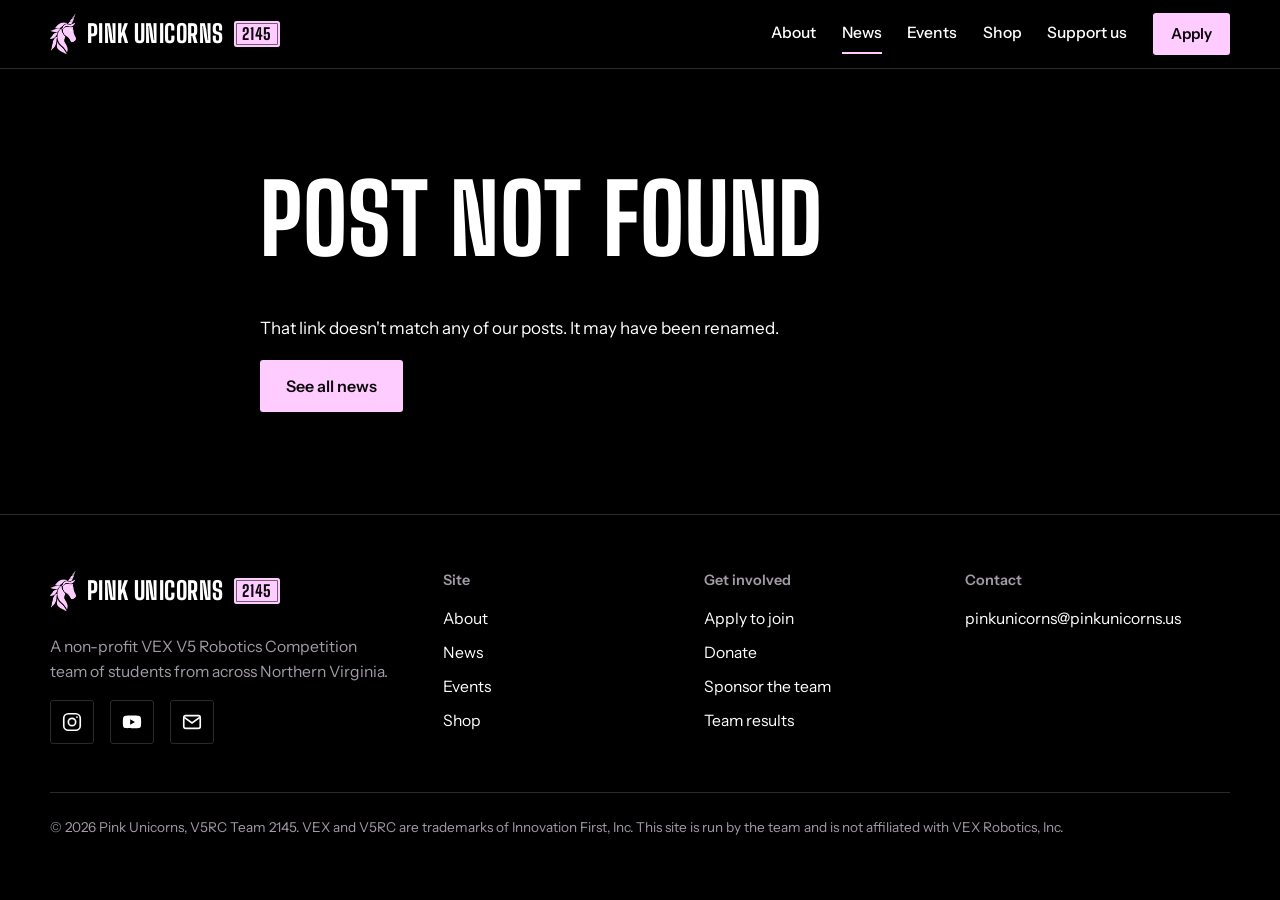
<file: post.html>
<!doctype html>
<html lang="en">
<head>
<meta charset="utf-8">
<meta name="viewport" content="width=device-width, initial-scale=1">
<title>News | Pink Unicorns 2145</title>
<meta name="description" content="News from V5RC team 2145, Pink Unicorns.">
<meta property="og:title" content="News | Pink Unicorns 2145">
<meta property="og:description" content="News from V5RC team 2145, Pink Unicorns.">
<meta property="og:image" content="assets/img/team-26-highlander.jpg">
<meta name="theme-color" content="#000000">
<link rel="icon" href="assets/img/favicon.png">
<link rel="preconnect" href="https://fonts.googleapis.com">
<link rel="preconnect" href="https://fonts.gstatic.com" crossorigin>
<link href="https://fonts.googleapis.com/css2?family=Big+Shoulders+Display:wght@700;800;900&family=Instrument+Sans:wght@400;500;600&display=swap" rel="stylesheet">
<link rel="stylesheet" href="css/style.css?v=6">
<script src="js/data.js?v=6"></script>
<script src="js/site.js?v=6"></script>
</head>
<body>
<psu-header></psu-header>
<main id="main">
<div data-render="post"></div>
</main>
<psu-footer></psu-footer>
</body>
</html>
</file>
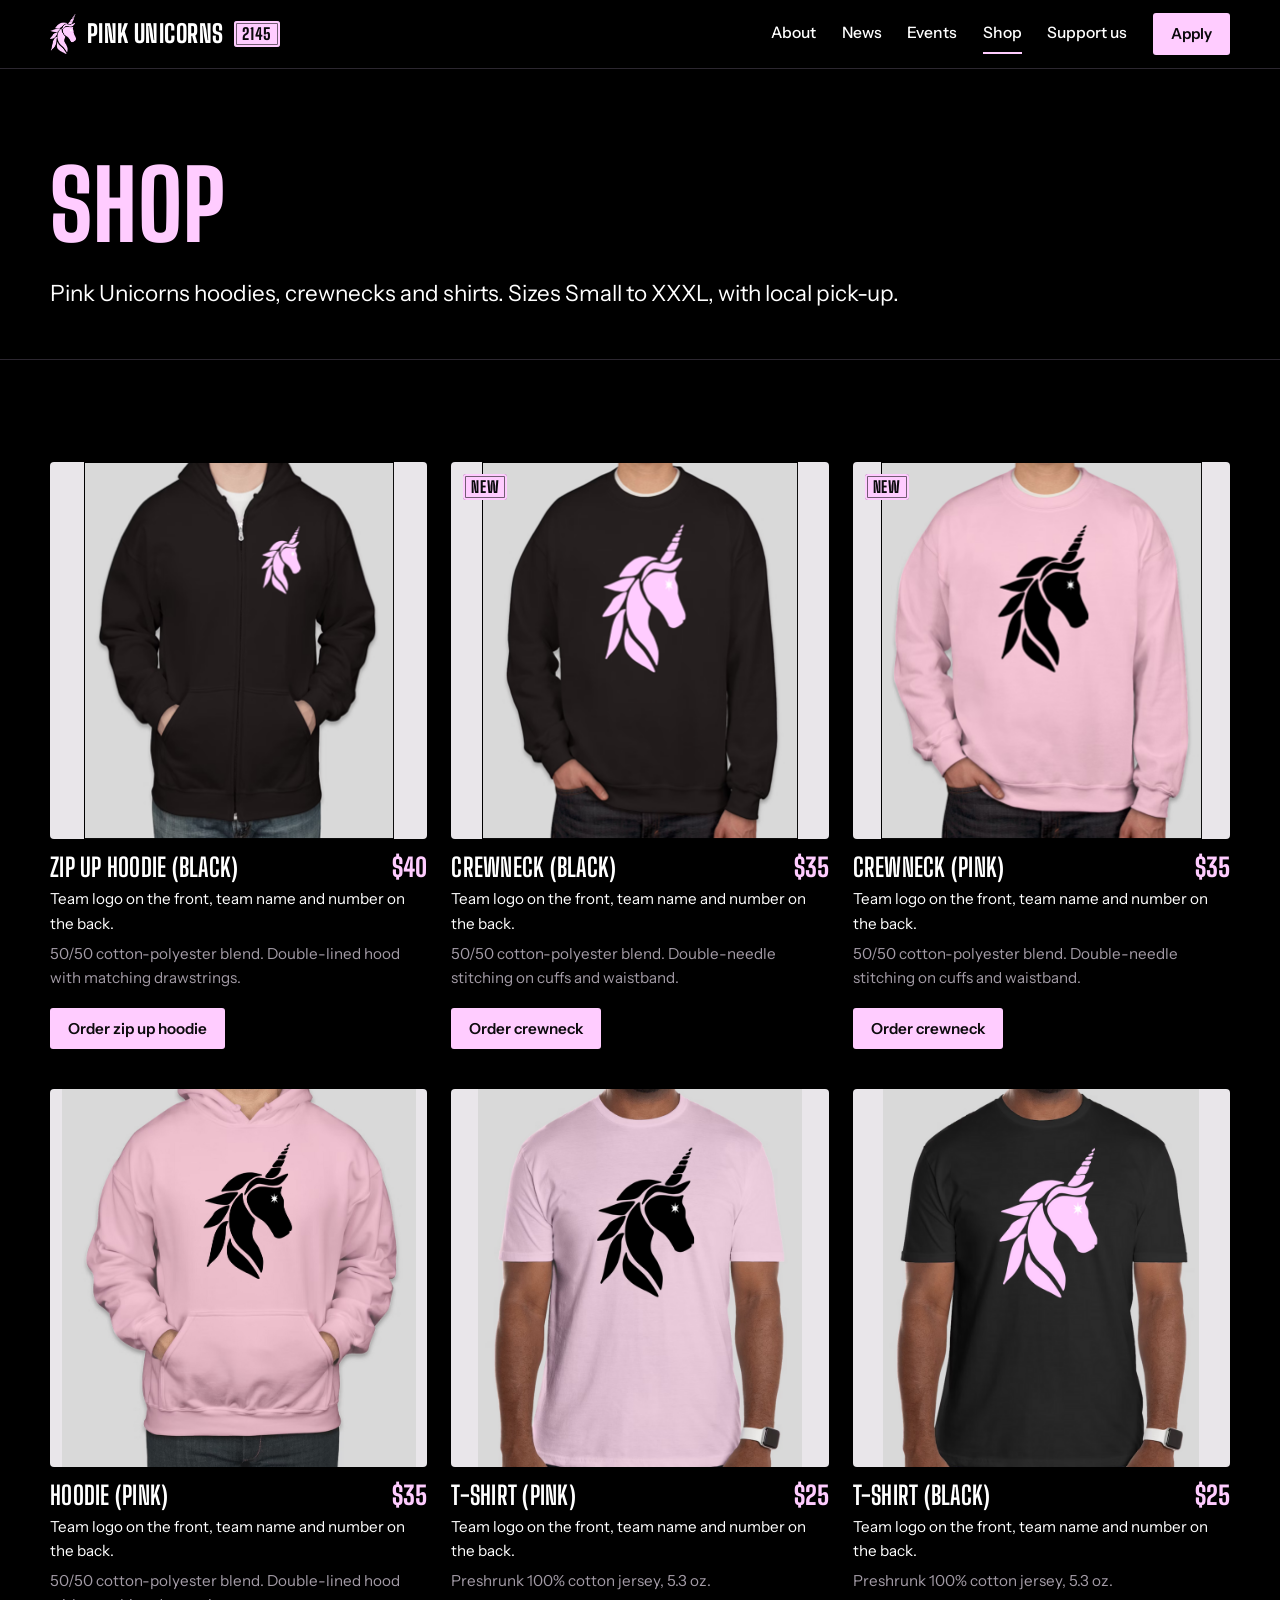
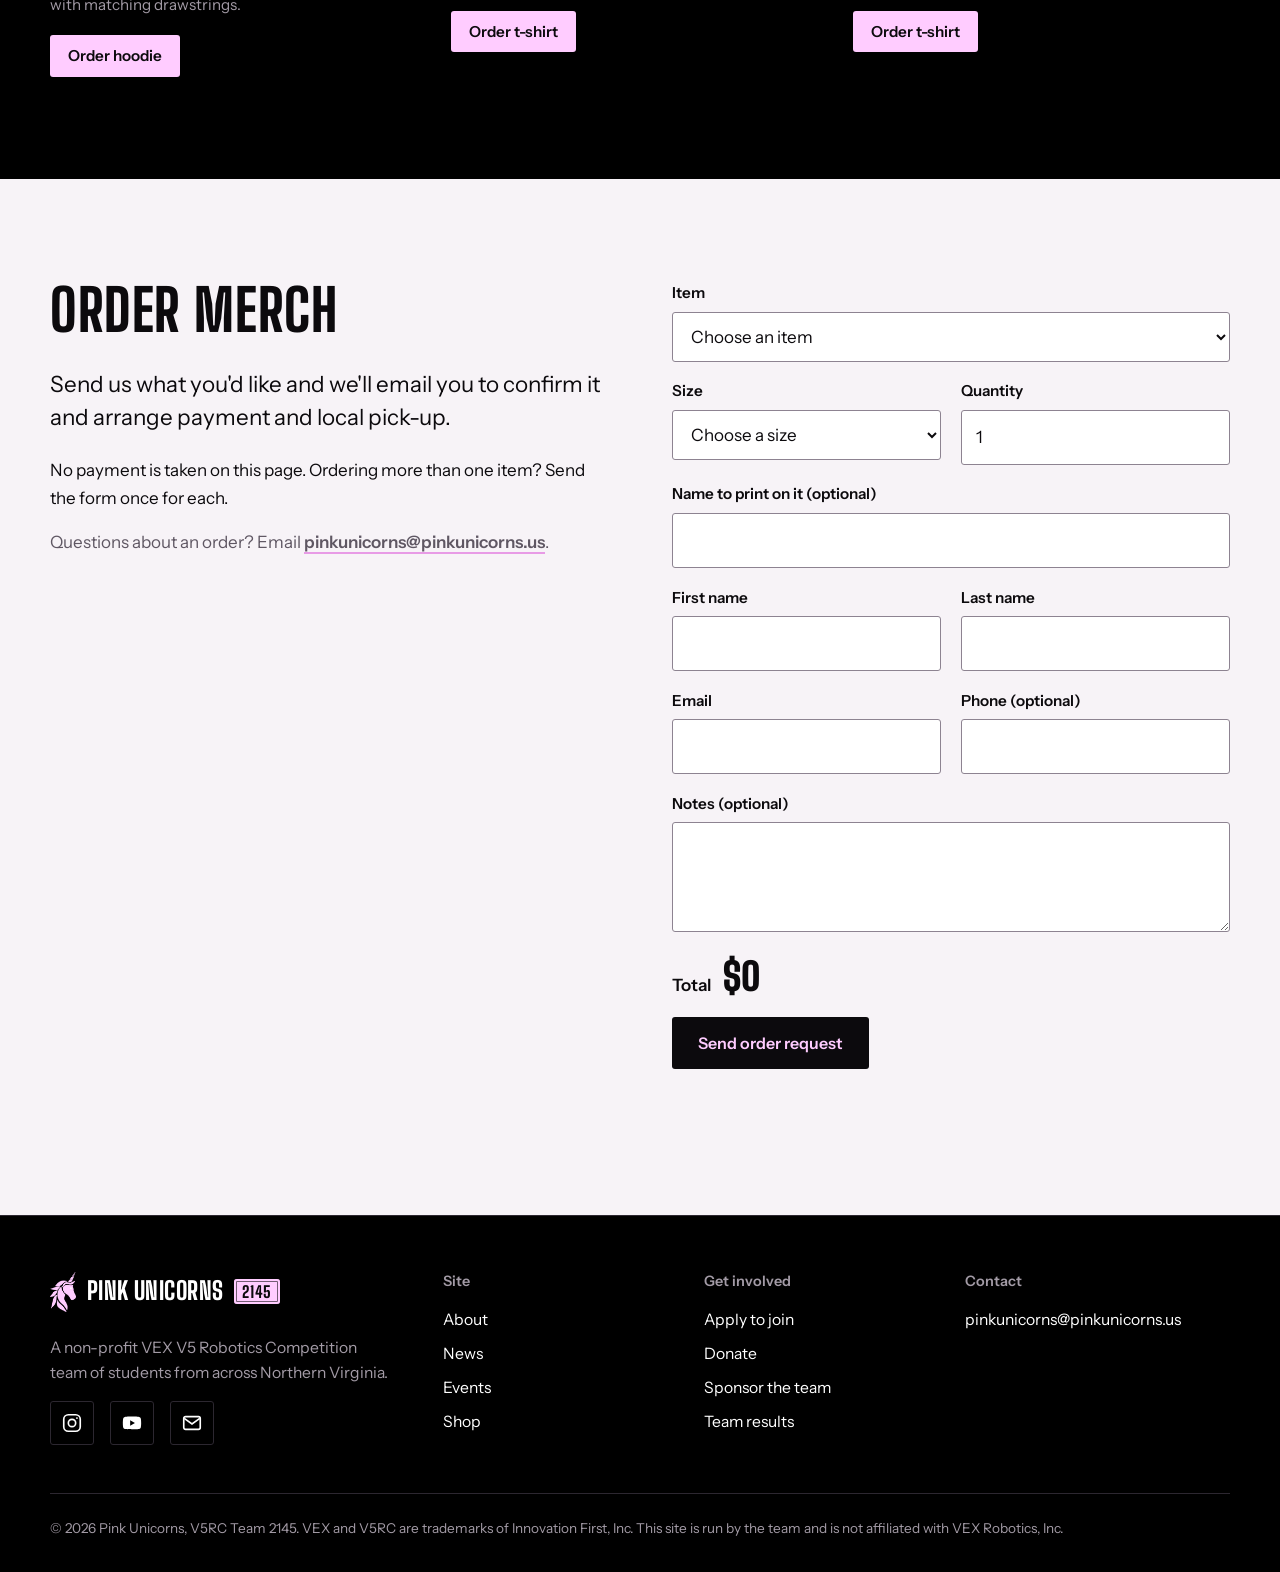
<file: shop.html>
<!doctype html>
<html lang="en">
<head>
<meta charset="utf-8">
<meta name="viewport" content="width=device-width, initial-scale=1">
<title>Shop | Pink Unicorns 2145</title>
<meta name="description" content="Pink Unicorns hoodies, crewnecks and shirts. Show your support for V5RC team 2145.">
<meta property="og:title" content="Shop | Pink Unicorns 2145">
<meta property="og:description" content="Pink Unicorns hoodies, crewnecks and shirts. Show your support for V5RC team 2145.">
<meta property="og:image" content="assets/img/team-26-highlander.jpg">
<meta name="theme-color" content="#000000">
<link rel="icon" href="assets/img/favicon.png">
<link rel="preconnect" href="https://fonts.googleapis.com">
<link rel="preconnect" href="https://fonts.gstatic.com" crossorigin>
<link href="https://fonts.googleapis.com/css2?family=Big+Shoulders+Display:wght@700;800;900&family=Instrument+Sans:wght@400;500;600&display=swap" rel="stylesheet">
<link rel="stylesheet" href="css/style.css?v=6">
<script src="js/data.js?v=6"></script>
<script src="js/site.js?v=6"></script>
</head>
<body>
<psu-header></psu-header>
<main id="main">
<section class="page-hero"><div class="wrap">
  <h1>Shop</h1>
  <p class="lede">Pink Unicorns hoodies, crewnecks and shirts. Sizes Small to XXXL, with local pick-up.</p>
</div></section>
<section class="section"><div class="wrap">
  <div class="product-grid" data-render="products"></div>
</div></section>

<section class="section paper" id="order"><div class="wrap split top">
  <div>
    <h2>Order merch</h2>
    <p class="lede">Send us what you'd like and we'll email you to confirm it and arrange payment and local pick-up.</p>
    <p>No payment is taken on this page. Ordering more than one item? Send the form once for each.</p>
    <p class="muted">Questions about an order? Email <a class="text-link" data-link="email" href="#">pinkunicorns@pinkunicorns.us</a>.</p>
  </div>
  <form data-form="order">
    <div class="full"><label for="oi">Item</label><select id="oi" name="Item" required></select></div>
    <div><label for="os">Size</label><select id="os" name="Size" required></select></div>
    <div><label for="oq">Quantity</label><input id="oq" name="Quantity" type="number" min="1" max="20" value="1" required></div>
    <div class="full"><label for="on">Name to print on it (optional)</label><input id="on" name="Custom name" type="text" maxlength="40"></div>
    <div><label for="of">First name</label><input id="of" name="First name" type="text" autocomplete="given-name" required></div>
    <div><label for="ol">Last name</label><input id="ol" name="Last name" type="text" autocomplete="family-name" required></div>
    <div><label for="oe">Email</label><input id="oe" name="Email" type="email" autocomplete="email" required></div>
    <div><label for="op">Phone (optional)</label><input id="op" name="Phone" type="tel" autocomplete="tel"></div>
    <div class="full"><label for="ot">Notes (optional)</label><textarea id="ot" name="Notes" rows="3"></textarea></div>
    <div class="hp" aria-hidden="true"><label>Leave this empty<input name="website" type="text" tabindex="-1" autocomplete="off"></label></div>
    <p class="full order-total">Total <b data-total>$0</b></p>
    <div class="full"><button class="btn btn-pink" type="submit">Send order request</button></div>
    <p class="full form-status" data-status role="status"></p>
  </form>
</div></section>
</main>
<psu-footer></psu-footer>
</body>
</html>
</file>
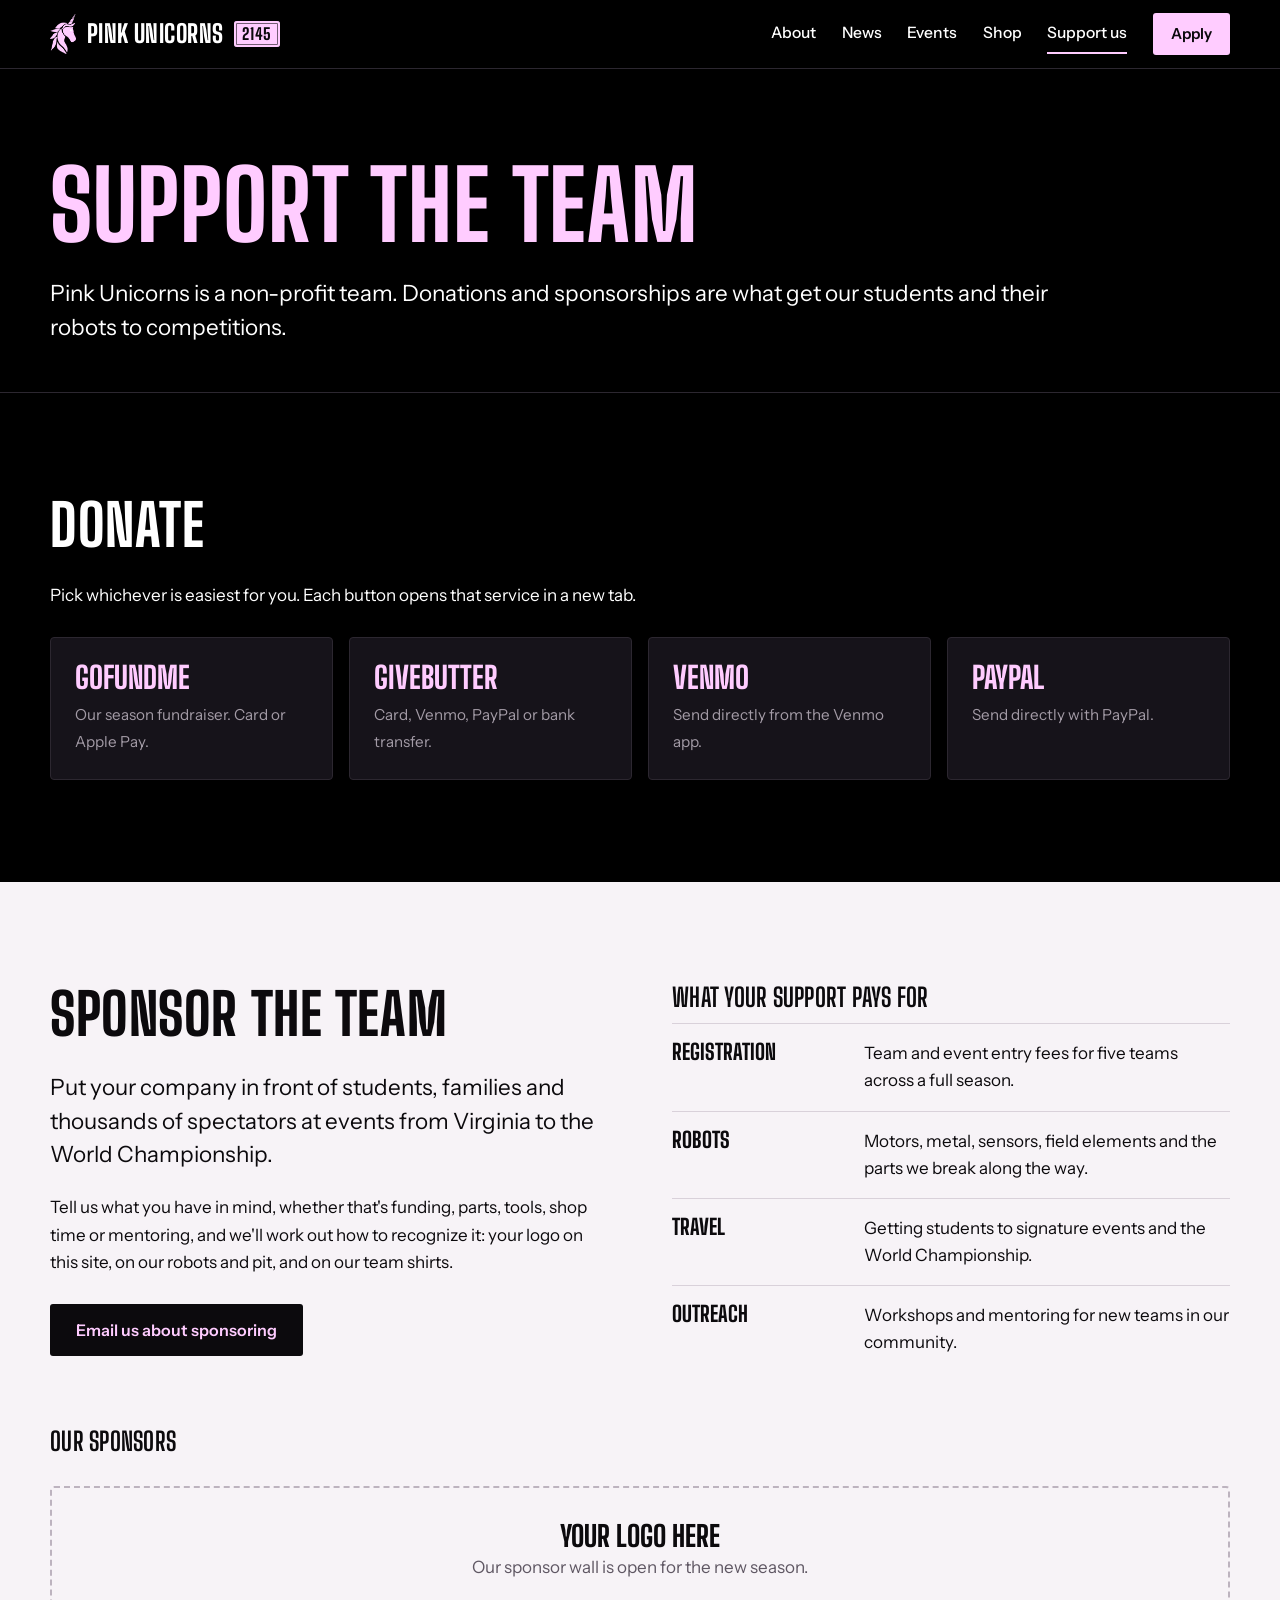
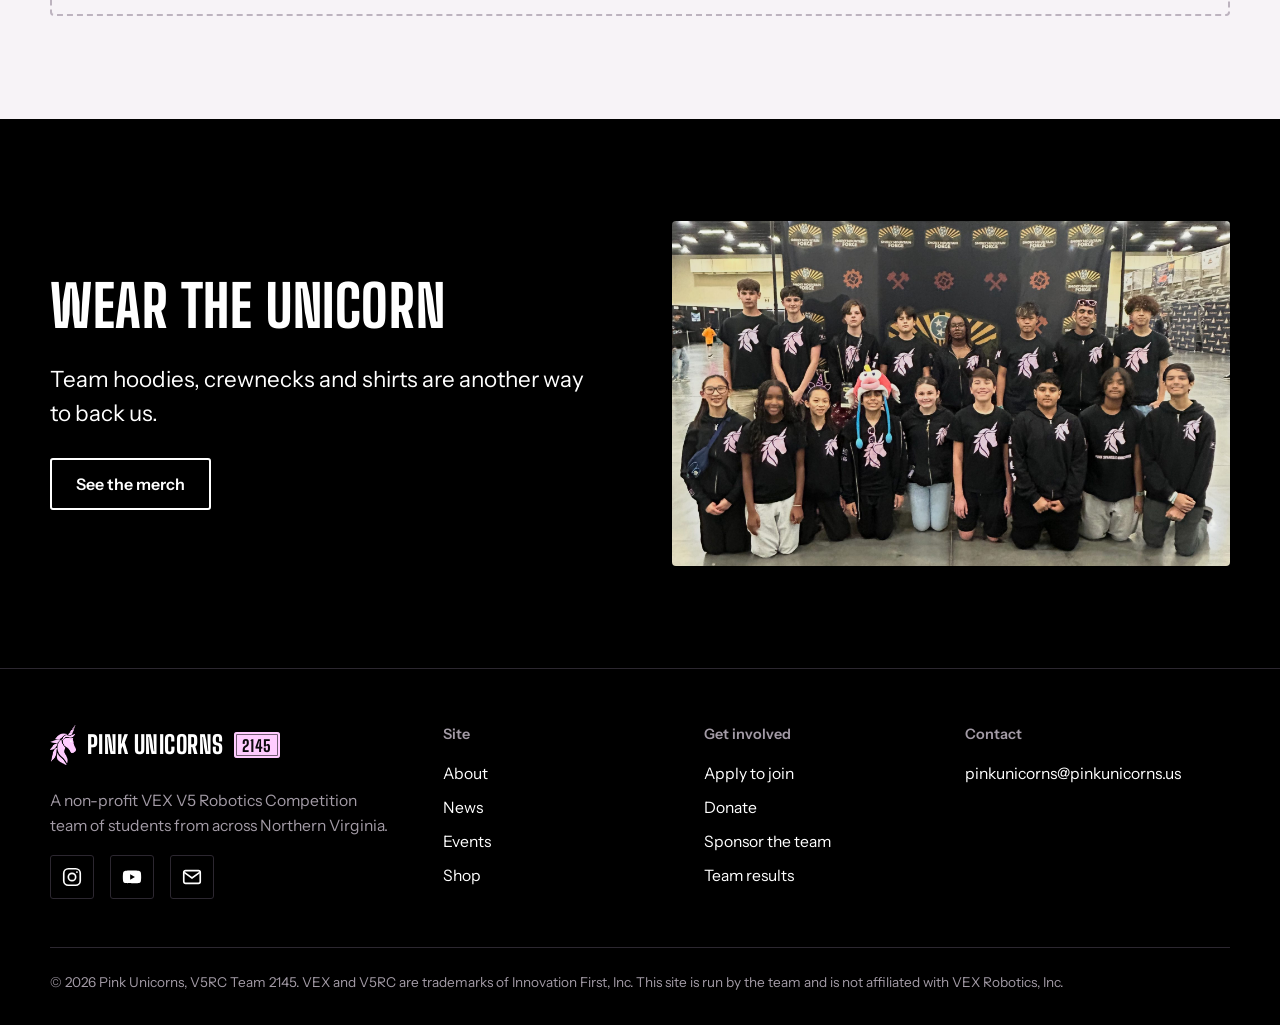
<file: support.html>
<!doctype html>
<html lang="en">
<head>
<meta charset="utf-8">
<meta name="viewport" content="width=device-width, initial-scale=1">
<title>Support us | Pink Unicorns 2145</title>
<meta name="description" content="Donate to or sponsor Pink Unicorns, V5RC team 2145, a non-profit student robotics team in Northern Virginia.">
<meta property="og:title" content="Support us | Pink Unicorns 2145">
<meta property="og:description" content="Donate to or sponsor Pink Unicorns, V5RC team 2145, a non-profit student robotics team in Northern Virginia.">
<meta property="og:image" content="assets/img/team-26-highlander.jpg">
<meta name="theme-color" content="#000000">
<link rel="icon" href="assets/img/favicon.png">
<link rel="preconnect" href="https://fonts.googleapis.com">
<link rel="preconnect" href="https://fonts.gstatic.com" crossorigin>
<link href="https://fonts.googleapis.com/css2?family=Big+Shoulders+Display:wght@700;800;900&family=Instrument+Sans:wght@400;500;600&display=swap" rel="stylesheet">
<link rel="stylesheet" href="css/style.css?v=6">
<script src="js/data.js?v=6"></script>
<script src="js/site.js?v=6"></script>
</head>
<body>
<psu-header></psu-header>
<main id="main">
<section class="page-hero"><div class="wrap">
  <h1>Support the team</h1>
  <p class="lede">Pink Unicorns is a non-profit team. Donations and sponsorships are what get our students and their robots to competitions.</p>
</div></section>

<section class="section">
  <div class="wrap">
    <h2>Donate</h2>
    <p>Pick whichever is easiest for you. Each button opens that service in a new tab.</p>
    <div class="donate-grid" data-render="donate" style="margin-top:1.75rem"></div>
  </div>
</section>

<section class="section paper" id="sponsor">
  <div class="wrap">
    <div class="split top">
      <div>
        <h2>Sponsor the team</h2>
        <p class="lede">Put your company in front of students, families and thousands of spectators at events from Virginia to the World Championship.</p>
        <p>Tell us what you have in mind, whether that's funding, parts, tools, shop time or mentoring, and we'll work out how to recognize it: your logo on this site, on our robots and pit, and on our team shirts.</p>
        <div class="btn-row"><a class="btn btn-pink" href="mailto:pinkunicorns@pinkunicorns.us?subject=Sponsoring%20Pink%20Unicorns%202145">Email us about sponsoring</a></div>
      </div>
      <div>
        <h3>What your support pays for</h3>
        <ul class="points" style="margin-top:.5rem">
          <li><b>Registration</b><span>Team and event entry fees for five teams across a full season.</span></li>
          <li><b>Robots</b><span>Motors, metal, sensors, field elements and the parts we break along the way.</span></li>
          <li><b>Travel</b><span>Getting students to signature events and the World Championship.</span></li>
          <li><b>Outreach</b><span>Workshops and mentoring for new teams in our community.</span></li>
        </ul>
      </div>
    </div>
    <h3 style="margin-top:3.5rem">Our sponsors</h3>
    <div class="sponsor-wall" data-render="sponsors"></div>
  </div>
</section>

<section class="section">
  <div class="wrap split">
    <div>
      <h2>Wear the unicorn</h2>
      <p class="lede">Team hoodies, crewnecks and shirts are another way to back us.</p>
      <div class="btn-row"><a class="btn btn-ghost" href="shop.html">See the merch</a></div>
    </div>
    <figure><img src="assets/img/team-26-smoky.jpg" alt="The Pink Unicorns teams wearing black team shirts and hoodies" loading="lazy"></figure>
  </div>
</section>
</main>
<psu-footer></psu-footer>
</body>
</html>
</file>
<file: css/style.css>
/* Pink Unicorns 2145 */
:root {
  --black: #000;
  --raise: #16131a;      /* raised surfaces on black */
  --line: #2c2730;
  --pink: #ffccff;       /* the logo pink */
  --pink-deep: #e89be6;  /* hover / emphasis on light backgrounds */
  --paper: #f7f3f7;
  --ink: #0c0a0d;
  --mute: #a39ba6;
  --mute-on-paper: #5f5763;
  --display: "Big Shoulders Display", "Arial Narrow", Impact, sans-serif;
  --body: "Instrument Sans", system-ui, -apple-system, "Segoe UI", sans-serif;
  --wrap: 1180px;
}

*, *::before, *::after { box-sizing: border-box; }
html { scroll-behavior: smooth; -webkit-text-size-adjust: 100%; }
body { margin: 0; background: var(--black); color: #fff; font: 400 1.0625rem/1.6 var(--body); }
img { max-width: 100%; display: block; }
a { color: inherit; }
h1, h2, h3 { font-family: var(--display); font-weight: 800; line-height: 1; margin: 0 0 .5em; text-transform: uppercase; letter-spacing: .01em; text-wrap: balance; }
h1 { font-size: clamp(3rem, 8vw, 6rem); }
h2 { font-size: clamp(2.2rem, 5vw, 3.6rem); }
h3 { font-size: 1.6rem; font-weight: 700; }
p { margin: 0 0 1em; max-width: 68ch; }
:focus-visible { outline: 3px solid var(--pink); outline-offset: 3px; }
.paper :focus-visible { outline-color: var(--ink); }

.wrap { width: min(100% - 2.5rem, var(--wrap)); margin-inline: auto; }
.narrow { max-width: 760px; }
.section { padding-block: clamp(3.5rem, 8vw, 6.5rem); }
.paper { background: var(--paper); color: var(--ink); }
.muted { color: var(--mute); }
.paper .muted { color: var(--mute-on-paper); }
.lede { font-size: clamp(1.15rem, 2vw, 1.4rem); line-height: 1.5; }
.sr, .skip:not(:focus) { position: absolute; width: 1px; height: 1px; overflow: hidden; clip-path: inset(50%); white-space: nowrap; }
.skip:focus { position: fixed; top: .5rem; left: .5rem; z-index: 100; background: var(--pink); color: var(--ink); padding: .6rem 1rem; }
.head-row { display: flex; justify-content: space-between; align-items: end; gap: 1rem 2rem; flex-wrap: wrap; margin-bottom: 2rem; }
.head-row h2 { margin: 0; }
.text-link { font-weight: 600; text-underline-offset: .25em; text-decoration-color: var(--pink-deep); text-decoration-thickness: 2px; }
.text-link:hover { color: var(--pink); }
.paper .text-link:hover { color: inherit; text-decoration-color: var(--ink); }

/* The plate: modeled on the number plates every VEX robot carries */
.plate { display: inline-block; background: var(--pink); color: var(--ink); font: 800 1rem/1 var(--display); letter-spacing: .04em; padding: .32em .5em .28em; border-radius: 3px; box-shadow: inset 0 0 0 2px var(--pink), inset 0 0 0 3px rgba(0,0,0,.55); text-transform: uppercase; white-space: nowrap; }

/* Buttons */
.btn { display: inline-flex; align-items: center; justify-content: center; font: 600 1rem/1 var(--body); padding: 1rem 1.5rem; border-radius: 3px; border: 2px solid transparent; text-decoration: none; cursor: pointer; transition: background-color .15s, color .15s, border-color .15s; }
.btn-sm { padding: .7rem 1rem; font-size: .95rem; }
.btn-pink { background: var(--pink); color: var(--ink); }
.btn-pink:hover { background: #fff; }
.paper .btn-pink { background: var(--ink); color: var(--pink); }
.paper .btn-pink:hover { background: #2a232d; }
.btn-ghost { border-color: currentColor; color: inherit; background: transparent; }
.btn-ghost:hover { background: #fff; color: var(--ink); border-color: #fff; }
.paper .btn-ghost:hover { background: var(--ink); color: #fff; border-color: var(--ink); }
.btn-row { display: flex; flex-wrap: wrap; gap: .75rem; margin-top: 1.75rem; }

/* Header */
.site-header { position: sticky; top: 0; z-index: 50; background: rgba(0,0,0,.92); backdrop-filter: blur(8px); border-bottom: 1px solid var(--line); }
.bar { display: flex; align-items: center; justify-content: space-between; min-height: 68px; gap: 1rem; }
.brand { display: inline-flex; align-items: center; gap: .65rem; text-decoration: none; }
.brand img { height: 40px; width: auto; }
.brand-name { font: 800 1.55rem/1 var(--display); text-transform: uppercase; letter-spacing: .02em; }
.site-header nav { display: flex; align-items: center; gap: 1.6rem; }
.site-header nav a:not(.btn) { text-decoration: none; font-weight: 500; font-size: .98rem; padding-block: .4rem; border-bottom: 2px solid transparent; }
.site-header nav a:not(.btn):hover, .site-header nav a[aria-current]:not(.btn) { border-bottom-color: var(--pink); }
.nav-toggle { display: none; background: none; color: #fff; border: 2px solid #fff; border-radius: 3px; font: 600 .95rem var(--body); padding: .5rem .9rem; cursor: pointer; }
@media (max-width: 820px) {
  .nav-toggle { display: block; }
  .site-header nav { display: none; position: absolute; left: 0; right: 0; top: 100%; background: var(--black); border-bottom: 1px solid var(--line); flex-direction: column; align-items: stretch; gap: 0; padding: .5rem 1.25rem 1.25rem; }
  .site-header nav.open { display: flex; }
  .site-header nav a:not(.btn) { padding: .9rem 0; border-bottom: 1px solid var(--line); font-size: 1.1rem; }
  .site-header nav .btn { margin-top: 1rem; }
}

/* Home hero */
.hero { position: relative; min-height: min(92vh, 900px); display: flex; align-items: flex-end; isolation: isolate; overflow: hidden; }
.hero > img { position: absolute; inset: 0; width: 100%; height: 100%; object-fit: cover; object-position: 50% 0; z-index: -2; }
.hero::before { content: ""; position: absolute; inset: 0; z-index: -1; background: linear-gradient(to top, #000 6%, rgba(0,0,0,.85) 34%, rgba(0,0,0,.1) 62%), linear-gradient(to right, rgba(0,0,0,.55), transparent 65%); }
.hero-inner { padding-block: 3rem clamp(2.5rem, 6vw, 4.5rem); }
.hero h1 { font-size: clamp(3.6rem, 10.5vw, 8.5rem); font-weight: 900; line-height: .85; color: var(--pink); margin: .12em 0 .18em -.03em; letter-spacing: -.005em; }
.hero .lede { max-width: 46ch; }
.hero-tag { display: flex; align-items: center; gap: .7rem; font-weight: 600; }
.hero-tag .plate { font-size: 1.25rem; }
@media (prefers-reduced-motion: no-preference) {
  .hero-inner > * { animation: rise .7s cubic-bezier(.2,.7,.2,1) both; }
  .hero-inner > :nth-child(2) { animation-delay: .08s; }
  .hero-inner > :nth-child(3) { animation-delay: .2s; }
  .hero-inner > :nth-child(4) { animation-delay: .3s; }
  @keyframes rise { from { transform: translateY(18px); } } /* no fade: text must stay visible even if animation never runs */
}

/* Page hero (inner pages) */
.page-hero { padding-block: clamp(3rem, 7vw, 5.5rem) clamp(2rem, 4vw, 3rem); border-bottom: 1px solid var(--line); }
.page-hero h1 { color: var(--pink); margin-bottom: .25em; }
.page-hero p { margin: 0; }

/* Two-column feature */
.split { display: grid; grid-template-columns: 1fr 1fr; gap: clamp(2rem, 5vw, 4.5rem); align-items: center; }
.split.top { align-items: start; }
.split figure { margin: 0; }
.split figure img, .photo { width: 100%; border-radius: 4px; }
figcaption { font-size: .9rem; color: var(--mute); margin-top: .6rem; }
.paper figcaption { color: var(--mute-on-paper); }
@media (max-width: 820px) { .split { grid-template-columns: 1fr; } }

.facts { display: grid; grid-template-columns: repeat(3, 1fr); gap: 1.25rem; margin: 2rem 0 0; padding: 1.5rem 0 0; border-top: 1px solid var(--line); list-style: none; }
.facts b { display: block; font: 900 clamp(2.4rem, 5vw, 3.4rem)/1 var(--display); color: var(--pink); }
.facts span { font-size: .95rem; color: var(--mute); }

/* Results ledger */
.ledger { width: 100%; border-collapse: collapse; text-align: left; }
.ledger thead th { font: 600 .85rem var(--body); color: var(--mute-on-paper); padding: 0 1rem .75rem 0; border-bottom: 2px solid var(--ink); }
.ledger td, .ledger tbody th { padding: 1.15rem 1rem 1.15rem 0; border-bottom: 1px solid #d9d1da; vertical-align: top; }
.ledger .when { white-space: nowrap; color: var(--mute-on-paper); font-variant-numeric: tabular-nums; width: 7.5rem; }
.ledger tbody th { font: 800 1.5rem/1.1 var(--display); text-transform: uppercase; letter-spacing: .01em; }
.ledger tbody th span, .ledger .result span { display: block; font: 400 .95rem/1.4 var(--body); text-transform: none; letter-spacing: 0; color: var(--mute-on-paper); margin-top: .3rem; }
.ledger .teams { white-space: nowrap; }
.ledger .teams .plate { margin: 0 .3rem .3rem 0; background: var(--ink); color: var(--pink); box-shadow: none; }
.ledger .result b { font-weight: 600; }
@media (max-width: 720px) {
  .ledger thead { display: none; }
  .ledger tr { display: grid; grid-template-columns: 1fr auto; gap: .35rem 1rem; padding: 1.1rem 0; border-bottom: 1px solid #d9d1da; }
  .ledger td, .ledger tbody th { padding: 0; border: 0; width: auto; }
  .ledger tbody th { grid-column: 1 / -1; grid-row: 1; }
  .ledger .when { grid-row: 2; grid-column: 2; text-align: right; }
  .ledger .teams { grid-row: 2; grid-column: 1; }
  .ledger .result { grid-column: 1 / -1; }
}

.season + .season { margin-top: 3.5rem; }
.season-head { display: flex; align-items: baseline; gap: .5rem 1rem; flex-wrap: wrap; margin-bottom: 1rem; }
.season-head h3 { margin: 0; font-size: 2rem; font-weight: 800; }
.season-head span { color: var(--mute-on-paper); font-size: .95rem; }

/* Teams */
.team-grid { list-style: none; padding: 0; margin: 0; display: grid; grid-template-columns: repeat(5, 1fr); gap: 1.25rem; }
.team { border-top: 1px solid var(--line); padding-top: 1.25rem; }
.team .plate { font-size: 1.5rem; }
.team h3 { font-size: 1.45rem; margin: .9rem 0 .6rem; }
.team dl { display: grid; grid-template-columns: auto 1fr; gap: .15rem .75rem; margin: 0 0 .9rem; font-size: .95rem; }
.team dt { color: var(--mute); }
.team dd { margin: 0; }
.team .text-link { font-size: .95rem; }
@media (max-width: 980px) { .team-grid { grid-template-columns: repeat(3, 1fr); } }
@media (max-width: 600px) { .team-grid { grid-template-columns: 1fr 1fr; } }

/* News */
.news-grid { display: grid; grid-template-columns: repeat(3, 1fr); gap: 2rem; }
.news-card { text-decoration: none; display: block; }
.news-card img { width: 100%; aspect-ratio: 4 / 3; object-fit: cover; object-position: 50% 35%; border-radius: 4px; margin-bottom: 1rem; }
.news-noimg { display: block; position: relative; aspect-ratio: 4 / 3; background: var(--raise); border: 1px solid var(--line); border-radius: 4px; margin-bottom: 1rem; }
.news-card .news-noimg img { position: absolute; inset: 0; margin: auto; width: auto; height: 46%; aspect-ratio: auto; border-radius: 0; }
.paper .news-noimg { background: var(--ink); border-color: var(--ink); }
.news-list .news-card .news-noimg { margin: 0; }
.news-list .news-card .news-noimg img { margin: auto; }
.news-card time { font-size: .9rem; color: var(--mute); }
.paper .news-card time { color: var(--mute-on-paper); }
.news-card h3 { margin: .35rem 0 .5rem; font-size: 1.75rem; }
.news-card:hover h3 { text-decoration: underline; text-decoration-color: var(--pink-deep); text-underline-offset: .15em; text-decoration-thickness: 3px; }
.news-card p { font-size: .98rem; color: var(--mute); margin: 0; }
.paper .news-card p { color: var(--mute-on-paper); }
.news-list { grid-template-columns: 1fr; gap: 0; }
.news-list .news-card { display: grid; grid-template-columns: 300px 1fr; gap: 2rem; align-items: center; padding: 1.75rem 0; border-bottom: 1px solid var(--line); }
.news-list .news-card img { margin: 0; }
.news-list .news-card h3 { font-size: 2.2rem; }
@media (max-width: 820px) { .news-grid { grid-template-columns: 1fr; } .news-list .news-card { grid-template-columns: 1fr; gap: 1rem; } }

.post h1 { font-size: clamp(2.6rem, 7vw, 4.6rem); color: var(--pink); margin-top: 1.25rem; }
.post img { width: 100%; border-radius: 4px; margin: 1.5rem 0 2rem; }
.post p { font-size: 1.1rem; line-height: 1.7; }
.post > .muted + p { margin-top: 2rem; }
.post-gallery { display: grid; grid-template-columns: 1fr 1fr; gap: .75rem; margin-top: 2rem; }
.post-gallery img { margin: 0; aspect-ratio: 4 / 5; object-fit: cover; }
.post-gallery img:only-child { grid-column: 1 / -1; aspect-ratio: auto; }
@media (max-width: 520px) { .post-gallery { grid-template-columns: 1fr; } }
.back-link { font-weight: 600; text-underline-offset: .25em; }
.back-link::before { content: "‹ "; }

/* Events */
.events { list-style: none; padding: 0; margin: 0; }
.event { display: grid; grid-template-columns: 6rem 1fr auto; gap: 1.5rem; align-items: center; padding: 1.4rem 0; border-bottom: 1px solid var(--line); }
.paper .event { border-color: #d9d1da; }
.event time b { display: block; font: 900 3rem/1 var(--display); color: var(--pink); }
.paper .event time b { color: var(--ink); }
.event time span { font-size: .9rem; color: var(--mute); }
.paper .event time span { color: var(--mute-on-paper); }
.event h3 { margin: 0 0 .2rem; }
.event p { margin: 0; }
.event .event-teams { margin-top: .6rem; display: flex; flex-wrap: wrap; gap: .3rem; }
.event .event-teams .plate { font-size: .9rem; }
.paper .event .event-teams .plate { background: var(--ink); color: var(--pink); box-shadow: none; }
.event .event-result { margin-top: .6rem; font-weight: 600; }
@media (max-width: 640px) { .event { grid-template-columns: 4.5rem 1fr; } .event .btn { grid-column: 2; justify-self: start; } }
.empty { border: 1px dashed var(--line); border-radius: 4px; padding: 2rem; }
.paper .empty { border-color: #bdb3bf; }

/* Photo strip */
.strip { display: grid; grid-template-columns: 1.33fr 1fr 1.33fr; gap: .75rem; }
.strip img { width: 100%; height: clamp(220px, 34vw, 440px); object-fit: cover; border-radius: 4px; }
@media (max-width: 720px) { .strip { grid-template-columns: 1fr 1fr; } .strip img:first-child { grid-column: 1 / -1; } }

/* Call to action band */
.band { background: var(--raise); border-top: 4px solid var(--pink); }
.band h2 { font-size: clamp(2.6rem, 7vw, 5rem); font-weight: 900; color: var(--pink); }

/* Lists of plain points */
.points { list-style: none; padding: 0; margin: 1.5rem 0 0; display: grid; gap: 0; }
.points li { padding: 1rem 0; border-top: 1px solid var(--line); display: grid; grid-template-columns: 11rem 1fr; gap: 1rem; }
.paper .points li { border-color: #d9d1da; }
.points b { font: 800 1.35rem/1.15 var(--display); text-transform: uppercase; }
@media (max-width: 560px) { .points li { grid-template-columns: 1fr; gap: .25rem; } }

.pair { display: grid; grid-template-columns: 1fr 1fr; gap: clamp(1.5rem, 4vw, 3rem); }
.pair > div { border-top: 4px solid var(--pink); padding-top: 1.25rem; }
.paper .pair > div { border-color: var(--ink); }
@media (max-width: 720px) { .pair { grid-template-columns: 1fr; } }

/* Support */
.donate-grid { display: grid; grid-template-columns: repeat(4, 1fr); gap: 1rem; }
.donate { display: block; text-decoration: none; background: var(--raise); border: 1px solid var(--line); border-radius: 4px; padding: 1.5rem; transition: border-color .15s, background-color .15s; }
.donate:hover { border-color: var(--pink); background: #1e1a23; }
.donate b { display: block; font: 800 1.9rem/1 var(--display); text-transform: uppercase; color: var(--pink); margin-bottom: .5rem; }
.donate span { font-size: .95rem; color: var(--mute); }
@media (max-width: 900px) { .donate-grid { grid-template-columns: 1fr 1fr; } }
@media (max-width: 480px) { .donate-grid { grid-template-columns: 1fr; } }
.sponsor-wall { display: grid; grid-template-columns: repeat(auto-fill, minmax(200px, 1fr)); gap: 1rem; margin-top: 2rem; }
.sponsor { display: grid; place-items: center; min-height: 130px; background: #fff; border-radius: 4px; padding: 1.25rem; }
.sponsor img { max-height: 80px; }
.sponsor.open { background: none; border: 2px dashed #bdb3bf; text-align: center; grid-column: 1 / -1; padding: 2rem; }
.sponsor.open b { font: 800 1.8rem/1 var(--display); text-transform: uppercase; display: block; }
.sponsor.open span { color: var(--mute-on-paper); }

/* Shop */
.product-grid { display: grid; grid-template-columns: repeat(3, 1fr); gap: 2.5rem 1.5rem; }
@media (max-width: 900px) { .product-grid { grid-template-columns: 1fr 1fr; } }
@media (max-width: 540px) { .product-grid { grid-template-columns: 1fr; } }
.product-img { position: relative; background: #e9e6ea; border-radius: 4px; aspect-ratio: 1; overflow: hidden; }
.product-img img { position: absolute; inset: 0; width: 100%; height: 100%; object-fit: contain; transition: opacity .2s; }
.product-img .back { opacity: 0; }
.product:hover .product-img .back, .product:focus-within .product-img .back { opacity: 1; }
.product:hover .product-img img:first-child, .product:focus-within .product-img img:first-child { opacity: 0; }
.product-img .plate { position: absolute; top: .75rem; left: .75rem; }
.product-body { display: grid; grid-template-columns: 1fr auto; gap: 0 1rem; padding-top: 1rem; }
.product-body h3 { margin: 0 0 .4rem; }
.price { font: 800 1.6rem/1 var(--display); color: var(--pink); }
.product-body p { grid-column: 1 / -1; font-size: .95rem; margin: 0 0 .35rem; }
.product-body .btn { grid-column: 1 / -1; justify-self: start; margin-top: .75rem; }
.notice { background: var(--raise); border-left: 4px solid var(--pink); padding: 1.1rem 1.25rem; border-radius: 0 4px 4px 0; margin-bottom: 2.5rem; }
.notice p { margin: 0; max-width: none; }

/* Apply */
.steps { list-style: none; counter-reset: s; padding: 0; margin: 0; }
.steps > li { counter-increment: s; display: grid; grid-template-columns: 4rem 1fr; gap: 1rem; padding: 2rem 0; border-top: 1px solid var(--line); }
.steps > li::before { content: counter(s); font: 900 3.4rem/.9 var(--display); color: var(--pink); }
.steps h2 { font-size: 2.2rem; }
form { display: grid; grid-template-columns: 1fr 1fr; gap: 1.1rem 1.25rem; margin-top: 1.5rem; max-width: 640px; }
form .full { grid-column: 1 / -1; }
label, legend { display: block; font-weight: 600; font-size: .95rem; margin-bottom: .4rem; padding: 0; }
input[type=text], input[type=email], input[type=tel], input[type=number], select, textarea { width: 100%; background: var(--raise); border: 1px solid #4a424f; border-radius: 3px; color: #fff; font: inherit; padding: .8rem .9rem; }
input:focus, select:focus, textarea:focus { border-color: var(--pink); outline: 2px solid var(--pink); outline-offset: 0; }
fieldset { border: 0; padding: 0; margin: 0; }
.radios { display: flex; flex-wrap: wrap; gap: .5rem 1.5rem; }
.radios label { font-weight: 400; display: flex; align-items: center; gap: .5rem; margin: 0; }
input[type=radio] { accent-color: var(--pink); width: 1.1rem; height: 1.1rem; }
.hp { position: absolute; left: -9999px; }
.form-status { margin: 0; min-height: 1.5em; }
.form-status.ok { color: var(--pink); }
.form-status.err { color: #ff9b8a; }
@media (max-width: 560px) { form { grid-template-columns: 1fr; } .steps > li { grid-template-columns: 2.6rem 1fr; } }

.paper input[type=text], .paper input[type=email], .paper input[type=tel], .paper input[type=number], .paper select, .paper textarea { background: #fff; color: var(--ink); border-color: #8d8391; }
.paper input:focus, .paper select:focus, .paper textarea:focus { border-color: var(--ink); outline-color: var(--ink); }
.paper .form-status.ok { color: var(--ink); font-weight: 600; }
.paper .form-status.err { color: #a3210f; }
.paper form { margin-top: 0; }
.order-total { margin: 0; font-weight: 600; display: flex; align-items: baseline; gap: .75rem; }
.order-total b { font: 900 2.4rem/1 var(--display); }
#order { scroll-margin-top: 68px; }

/* Footer */
.site-footer { border-top: 1px solid var(--line); padding-block: 3.5rem 2rem; font-size: .98rem; }
.footer-grid { display: grid; grid-template-columns: 1.6fr 1fr 1fr 1.2fr; gap: 2.5rem; }
.footer-grid p { margin: 1rem 0; max-width: 34ch; }
.footer-grid h2 { font: 600 .9rem var(--body); text-transform: none; letter-spacing: 0; color: var(--mute); margin-bottom: .8rem; }
.footer-grid nav a, .footer-grid > div:last-child a { display: block; text-decoration: none; padding: .28rem 0; overflow-wrap: anywhere; }
.footer-grid a:hover { color: var(--pink); }
.socials { display: flex; gap: 1rem; }
.socials a { display: grid; place-items: center; width: 44px; height: 44px; border: 1px solid var(--line); border-radius: 3px; }
.socials a:hover { border-color: var(--pink); }
.legal { margin-top: 3rem; padding-top: 1.5rem; border-top: 1px solid var(--line); font-size: .85rem; }
@media (max-width: 820px) { .footer-grid { grid-template-columns: 1fr 1fr; } .footer-grid > :first-child, .footer-grid > :last-child { grid-column: 1 / -1; } }

/* Phone-width adjustments */
@media (max-width: 560px) {
  .facts { grid-template-columns: 1fr; gap: .9rem; }
  .facts li { display: grid; grid-template-columns: 3rem 1fr; align-items: center; gap: .75rem; }
  .post-gallery img { aspect-ratio: auto; }
  .strip { grid-template-columns: 1fr; }
  .strip img { height: auto; aspect-ratio: 4 / 3; }
}
</file>
